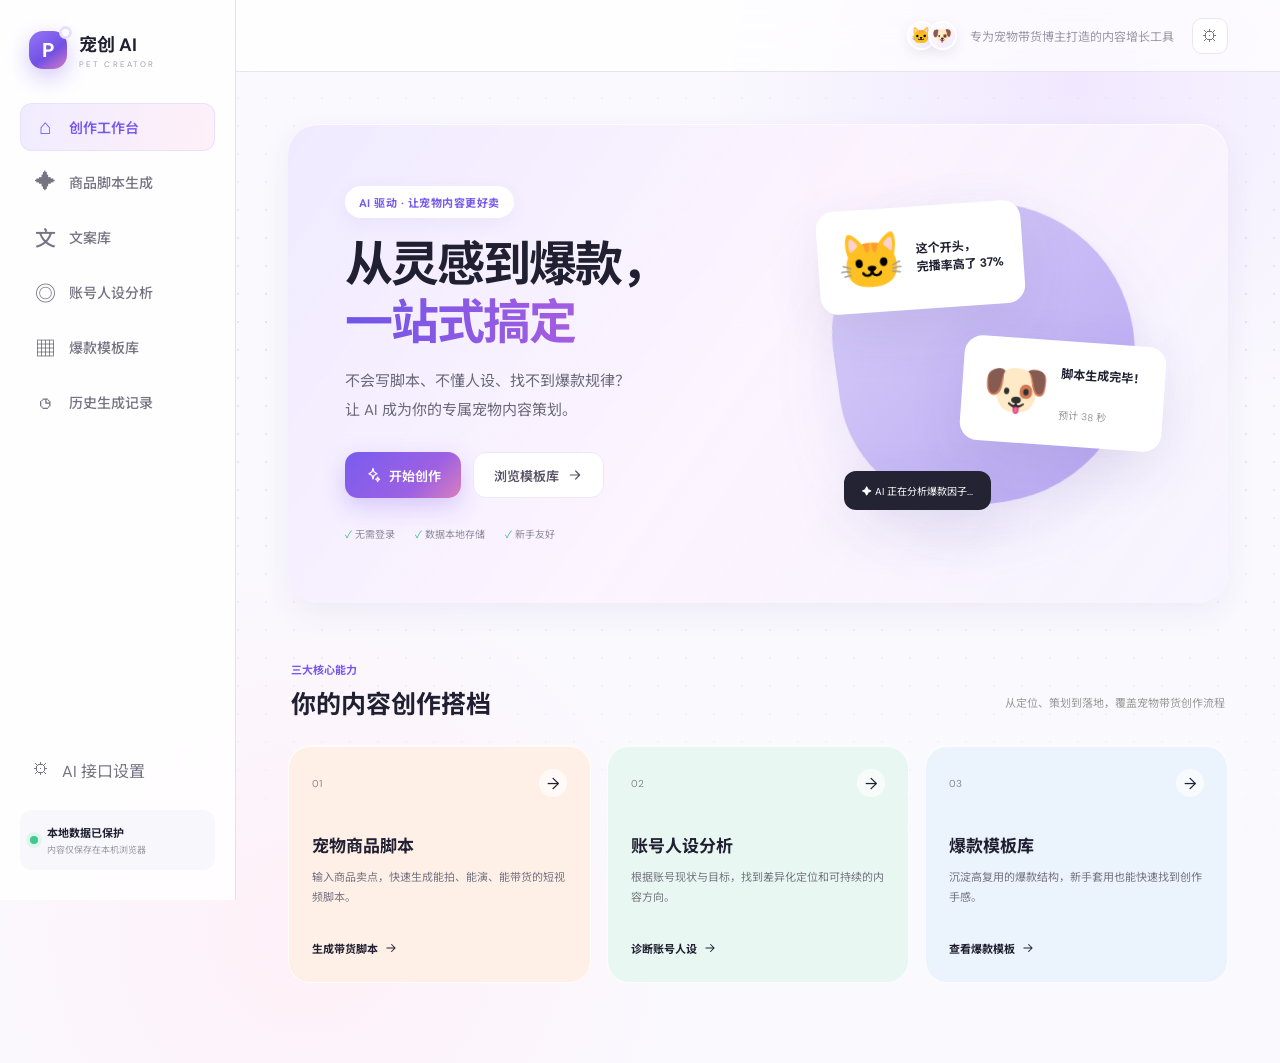
<file: index.html>
<!doctype html>
<html lang="zh-CN">
  <head>
    <meta charset="UTF-8" />
    <meta name="viewport" content="width=device-width, initial-scale=1.0" />
    <meta name="description" content="面向抖音宠物带货博主的 AI 内容创作助手" />
    <title>宠创 AI · 宠物带货助手</title>
    <link rel="stylesheet" href="./assets/style.css" />
  </head>
  <body data-page="home" data-root=".">
    <div id="app"></div>
    <div id="toast" class="toast" role="status"></div>
    <script type="module" src="./assets/app.js"></script>
  </body>
</html>
</file>
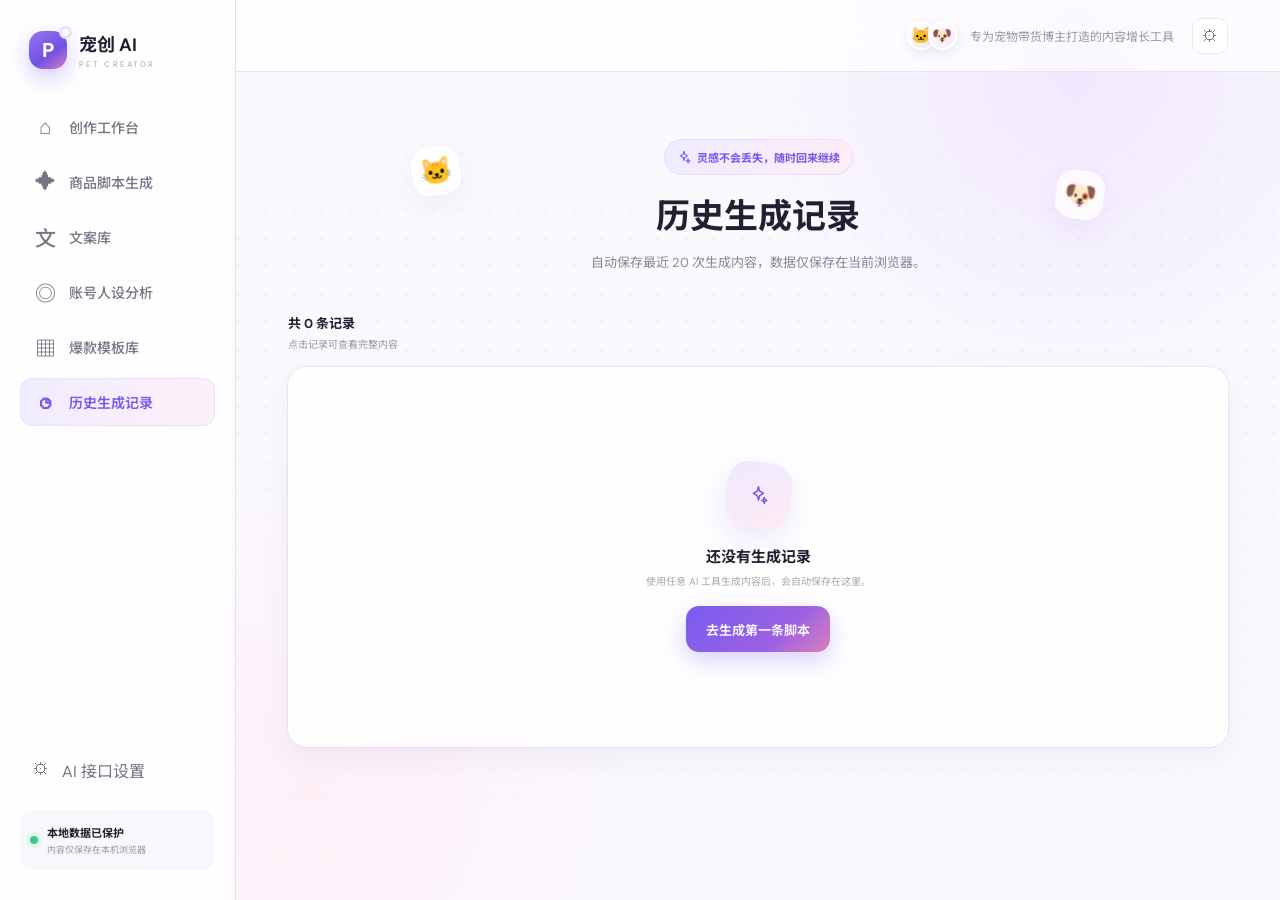
<file: pages/history.html>
<!doctype html>
<html lang="zh-CN">
  <head>
    <meta charset="UTF-8" />
    <meta name="viewport" content="width=device-width, initial-scale=1.0" />
    <meta name="description" content="宠物带货 AI 助手历史生成记录" />
    <title>历史生成记录 · 宠创 AI</title>
    <link rel="stylesheet" href="../assets/style.css" />
  </head>
  <body data-page="history" data-root="..">
    <div id="app"></div><div id="toast" class="toast" role="status"></div>
    <script type="module" src="../assets/app.js"></script>
  </body>
</html>
</file>
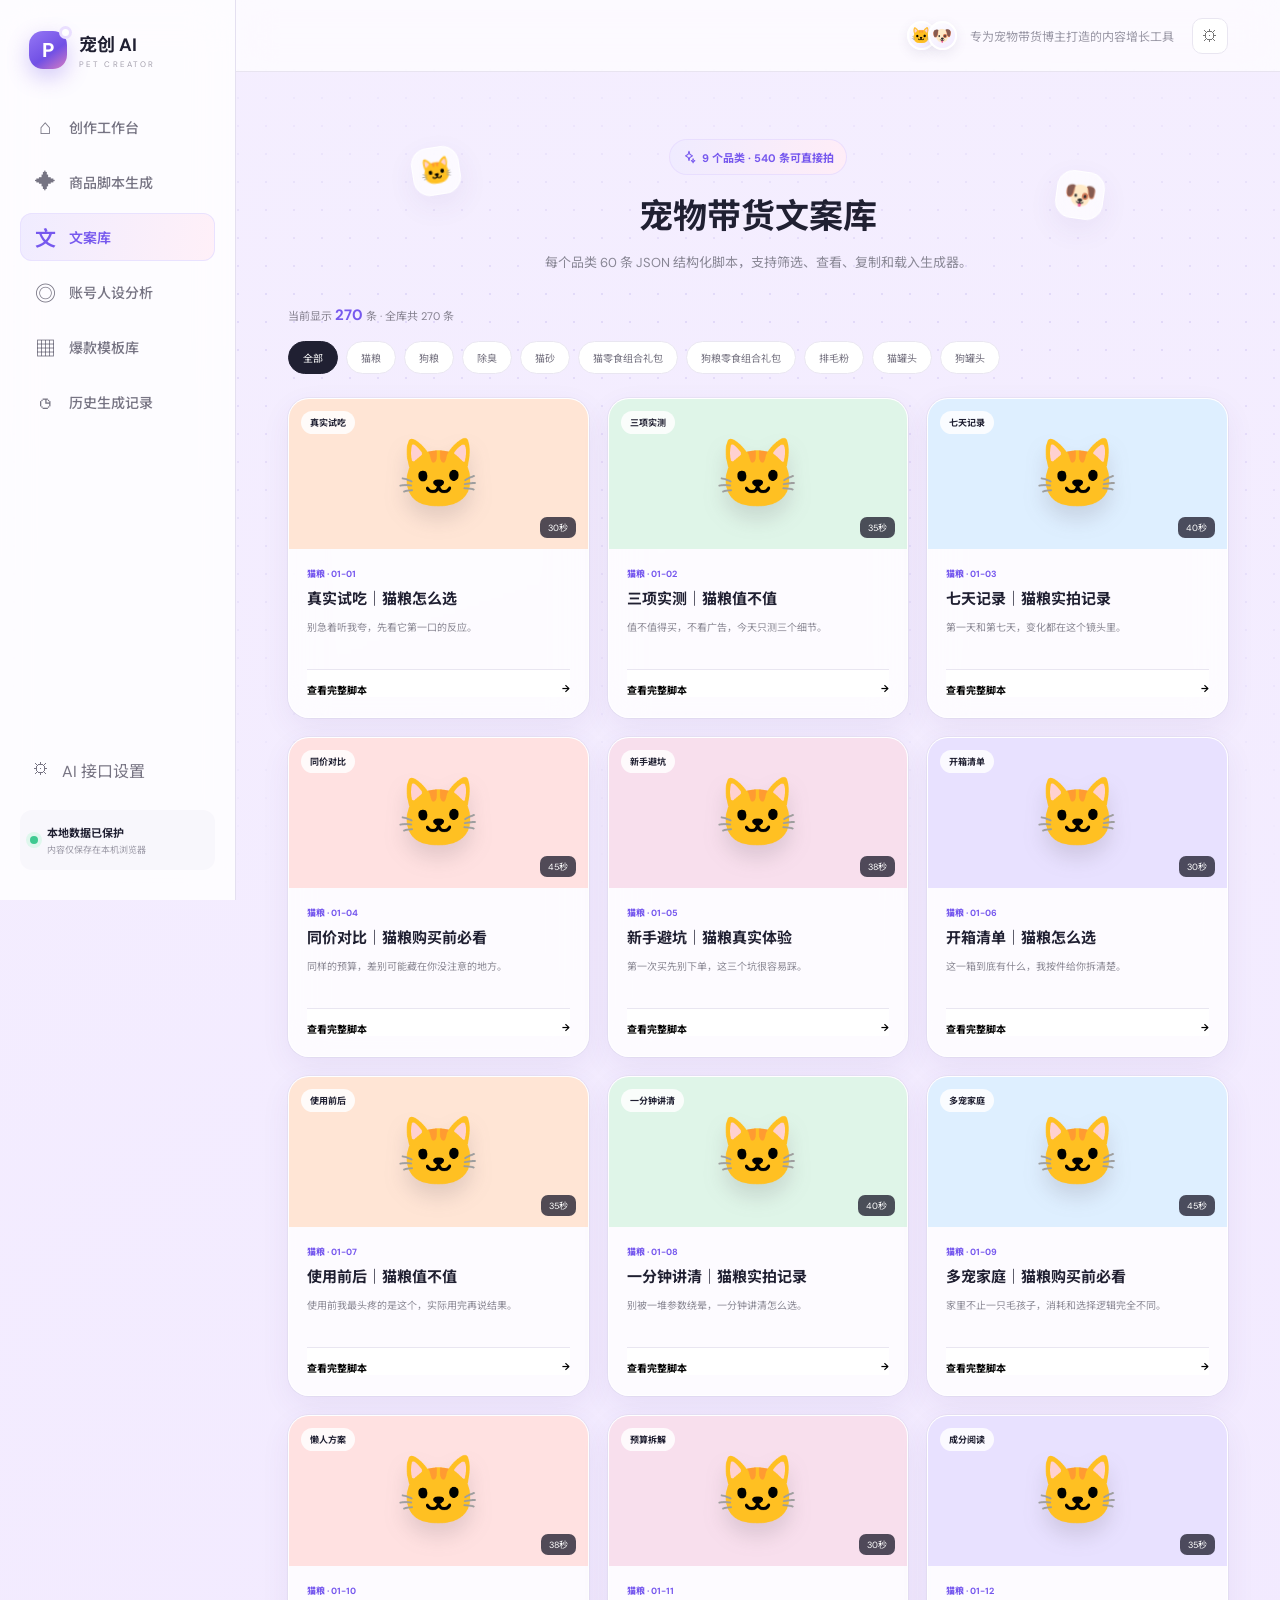
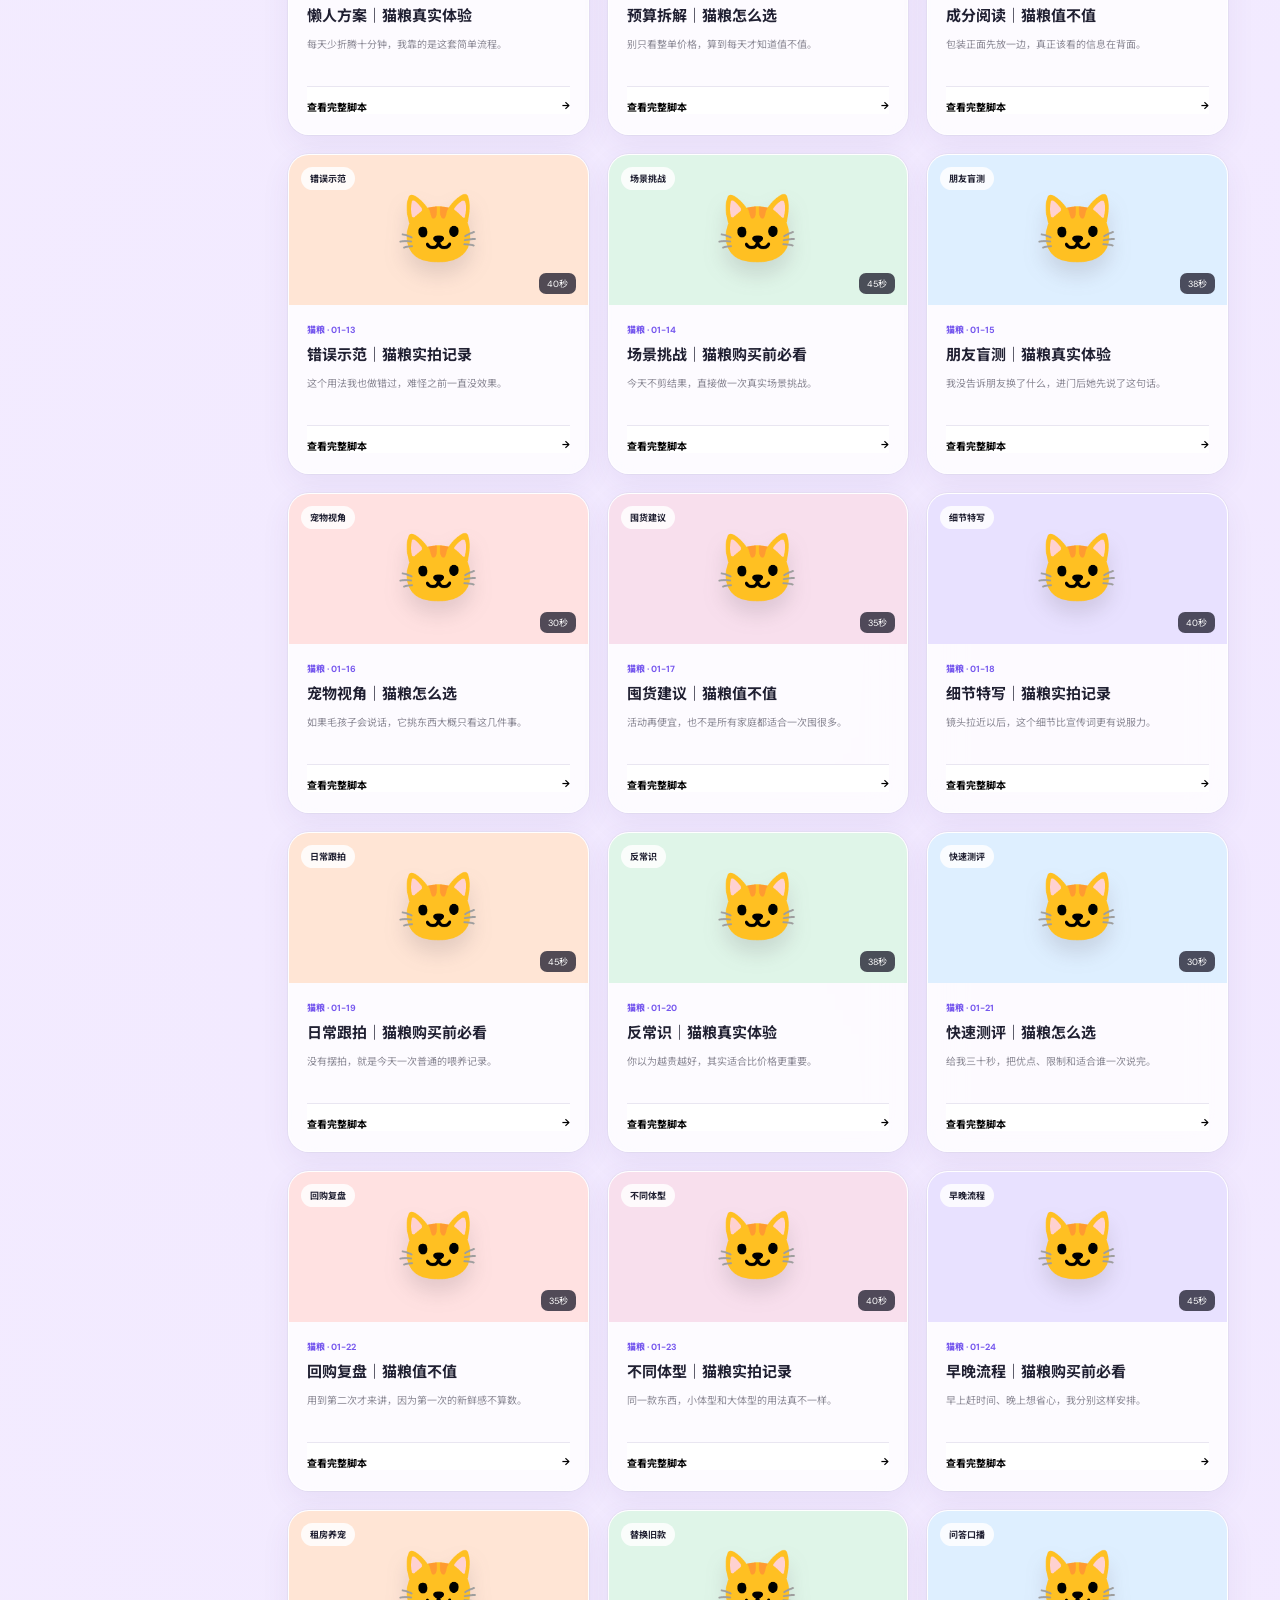
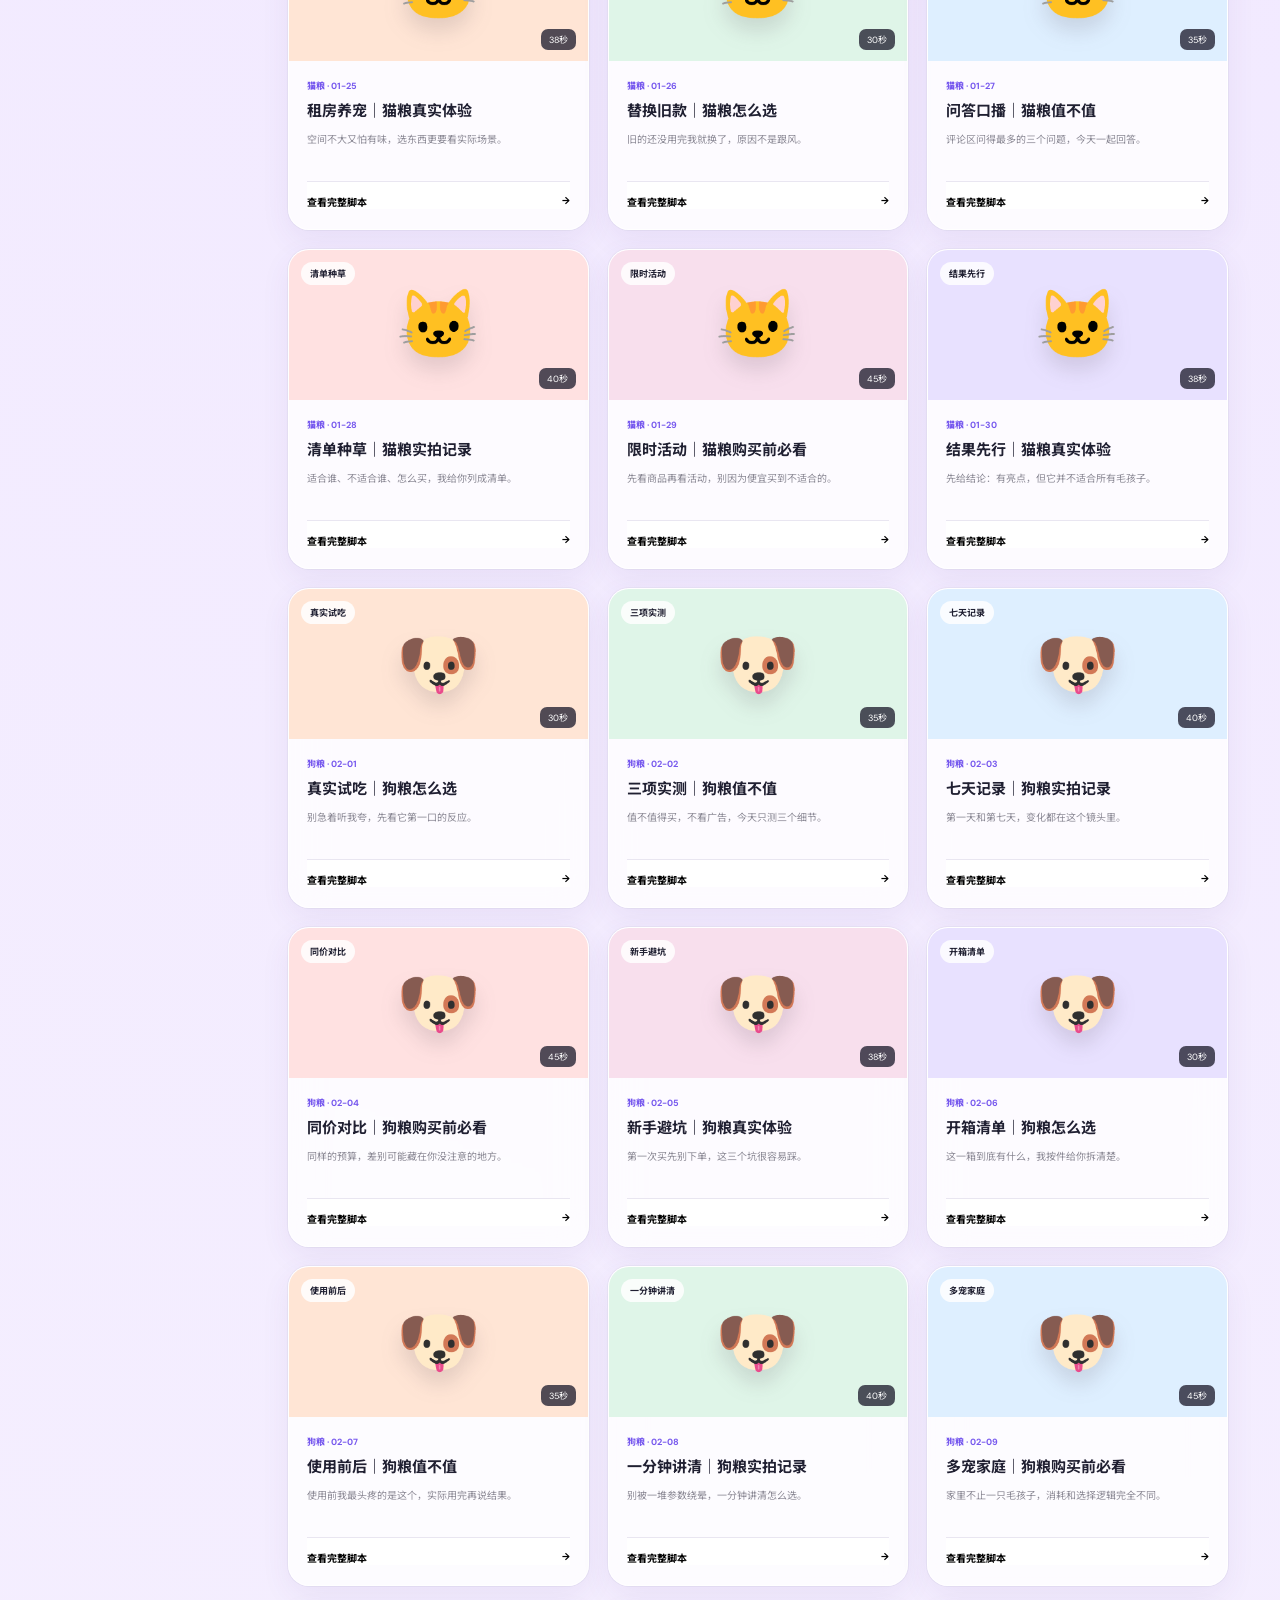
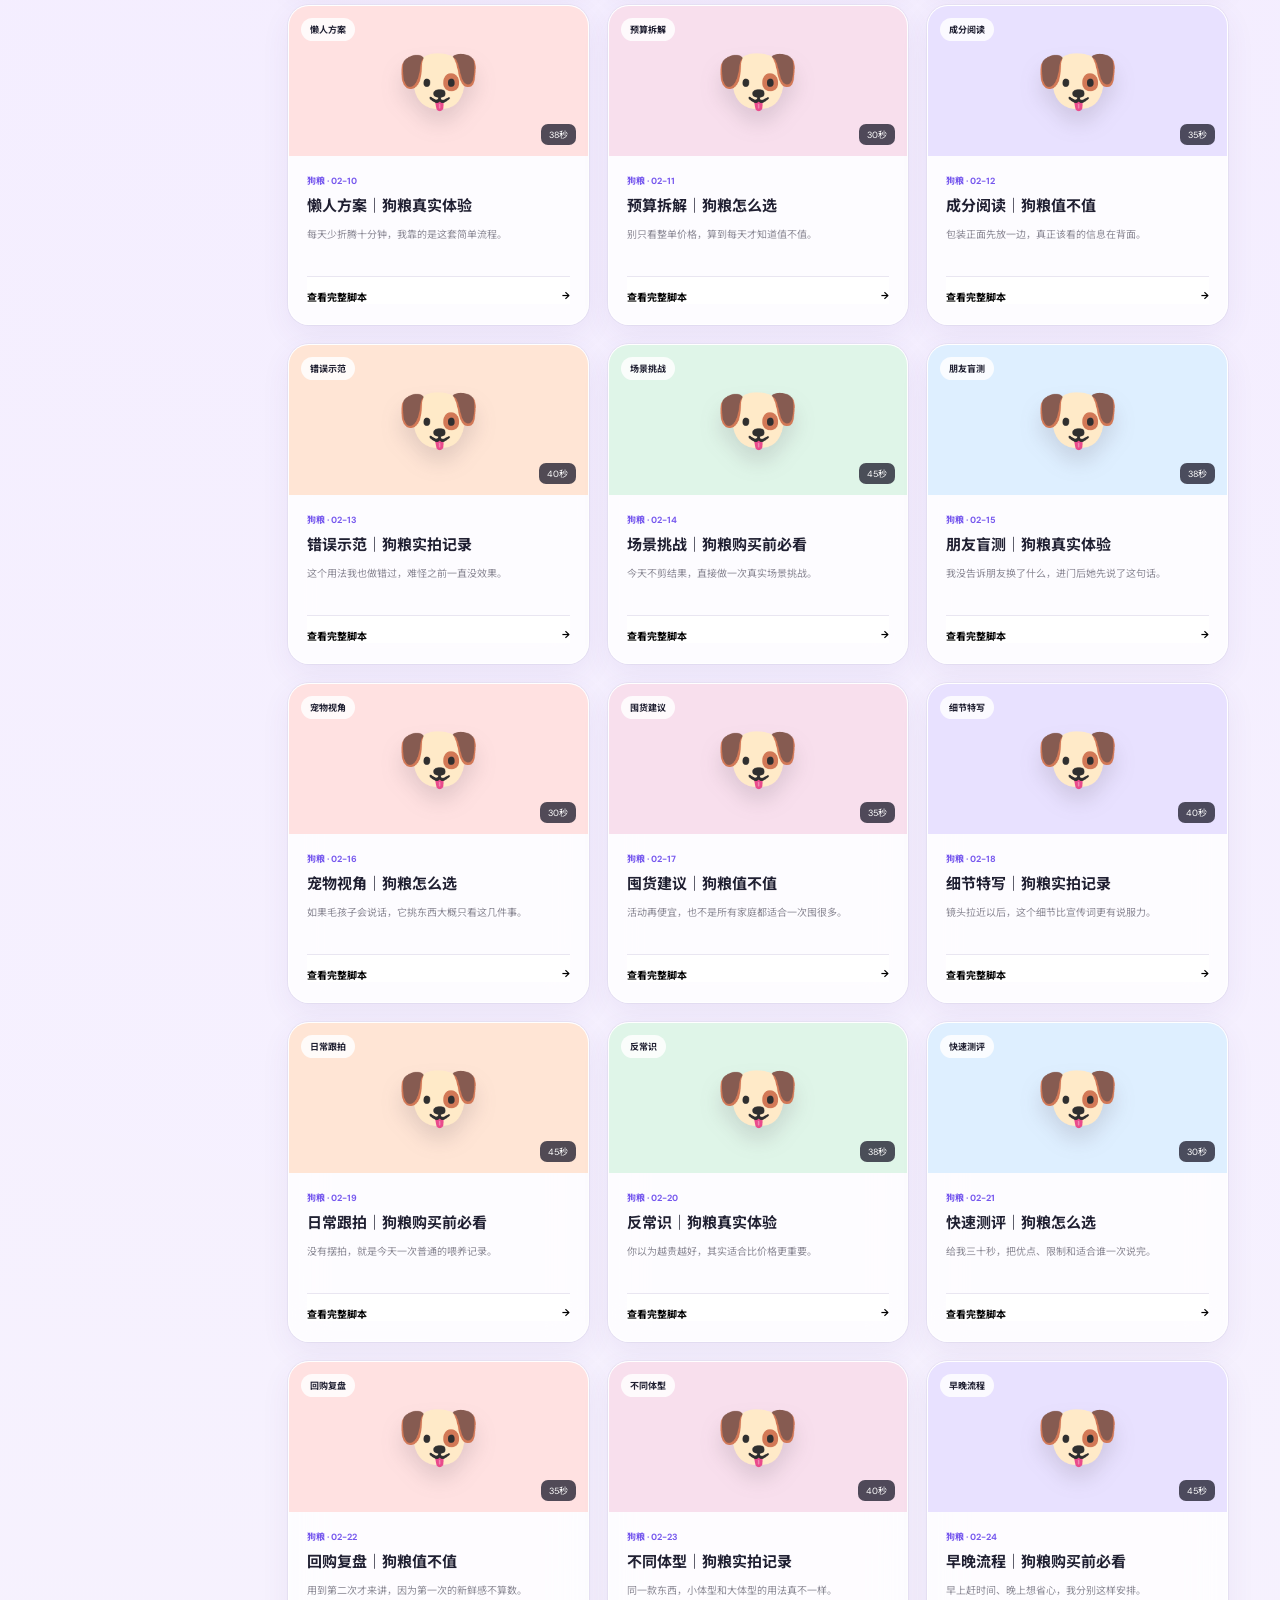
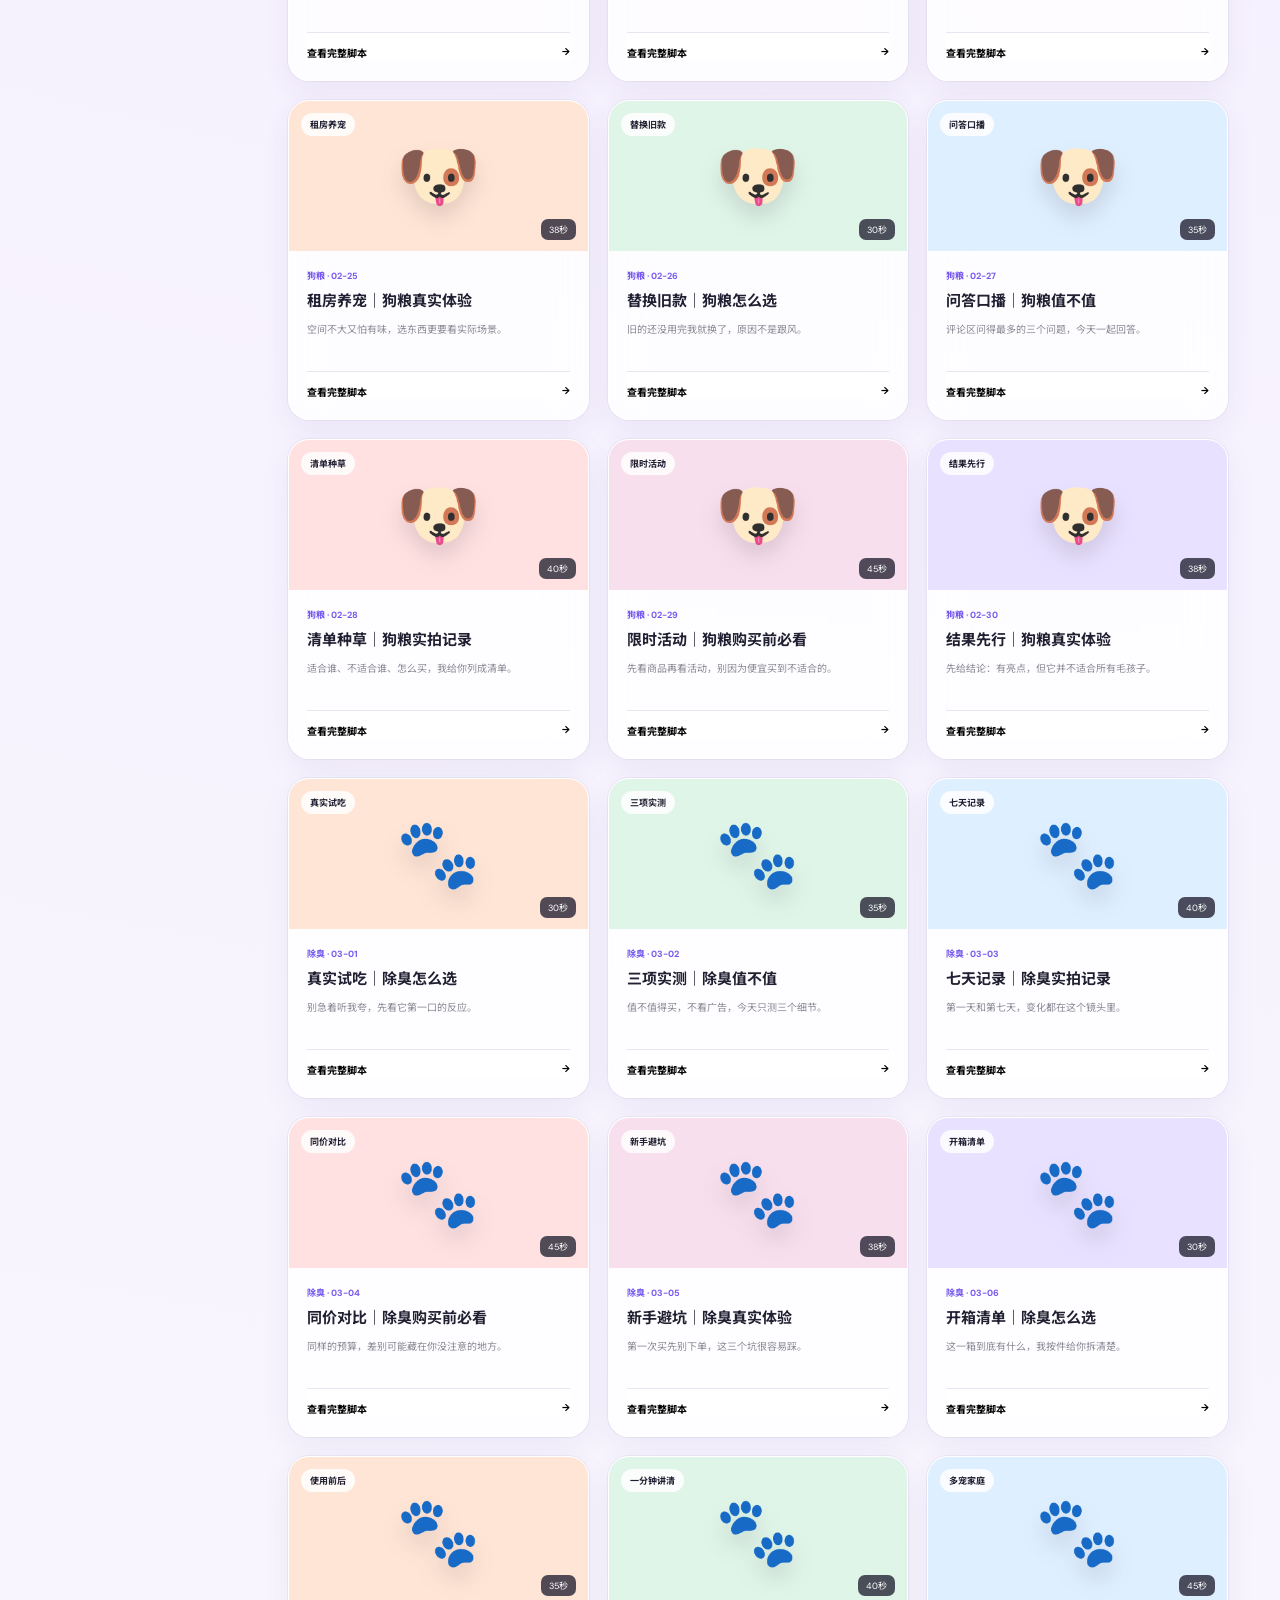
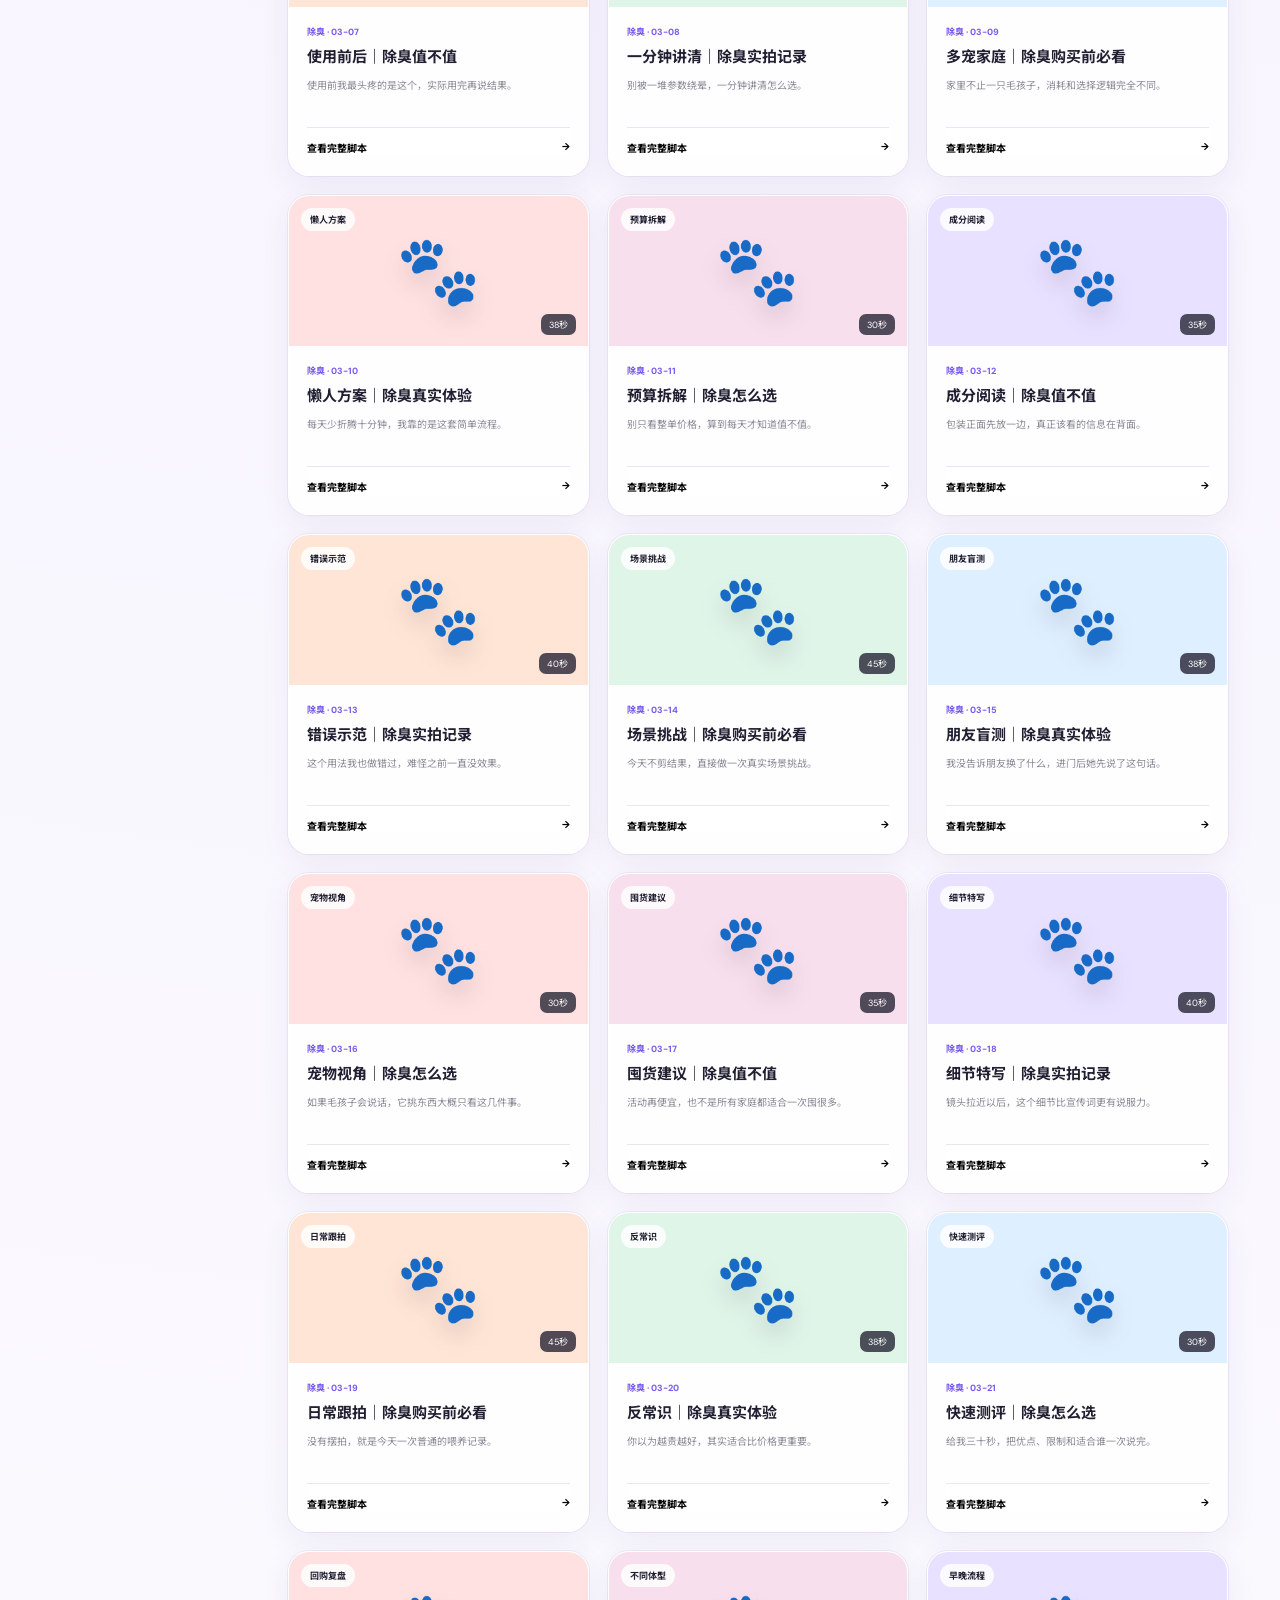
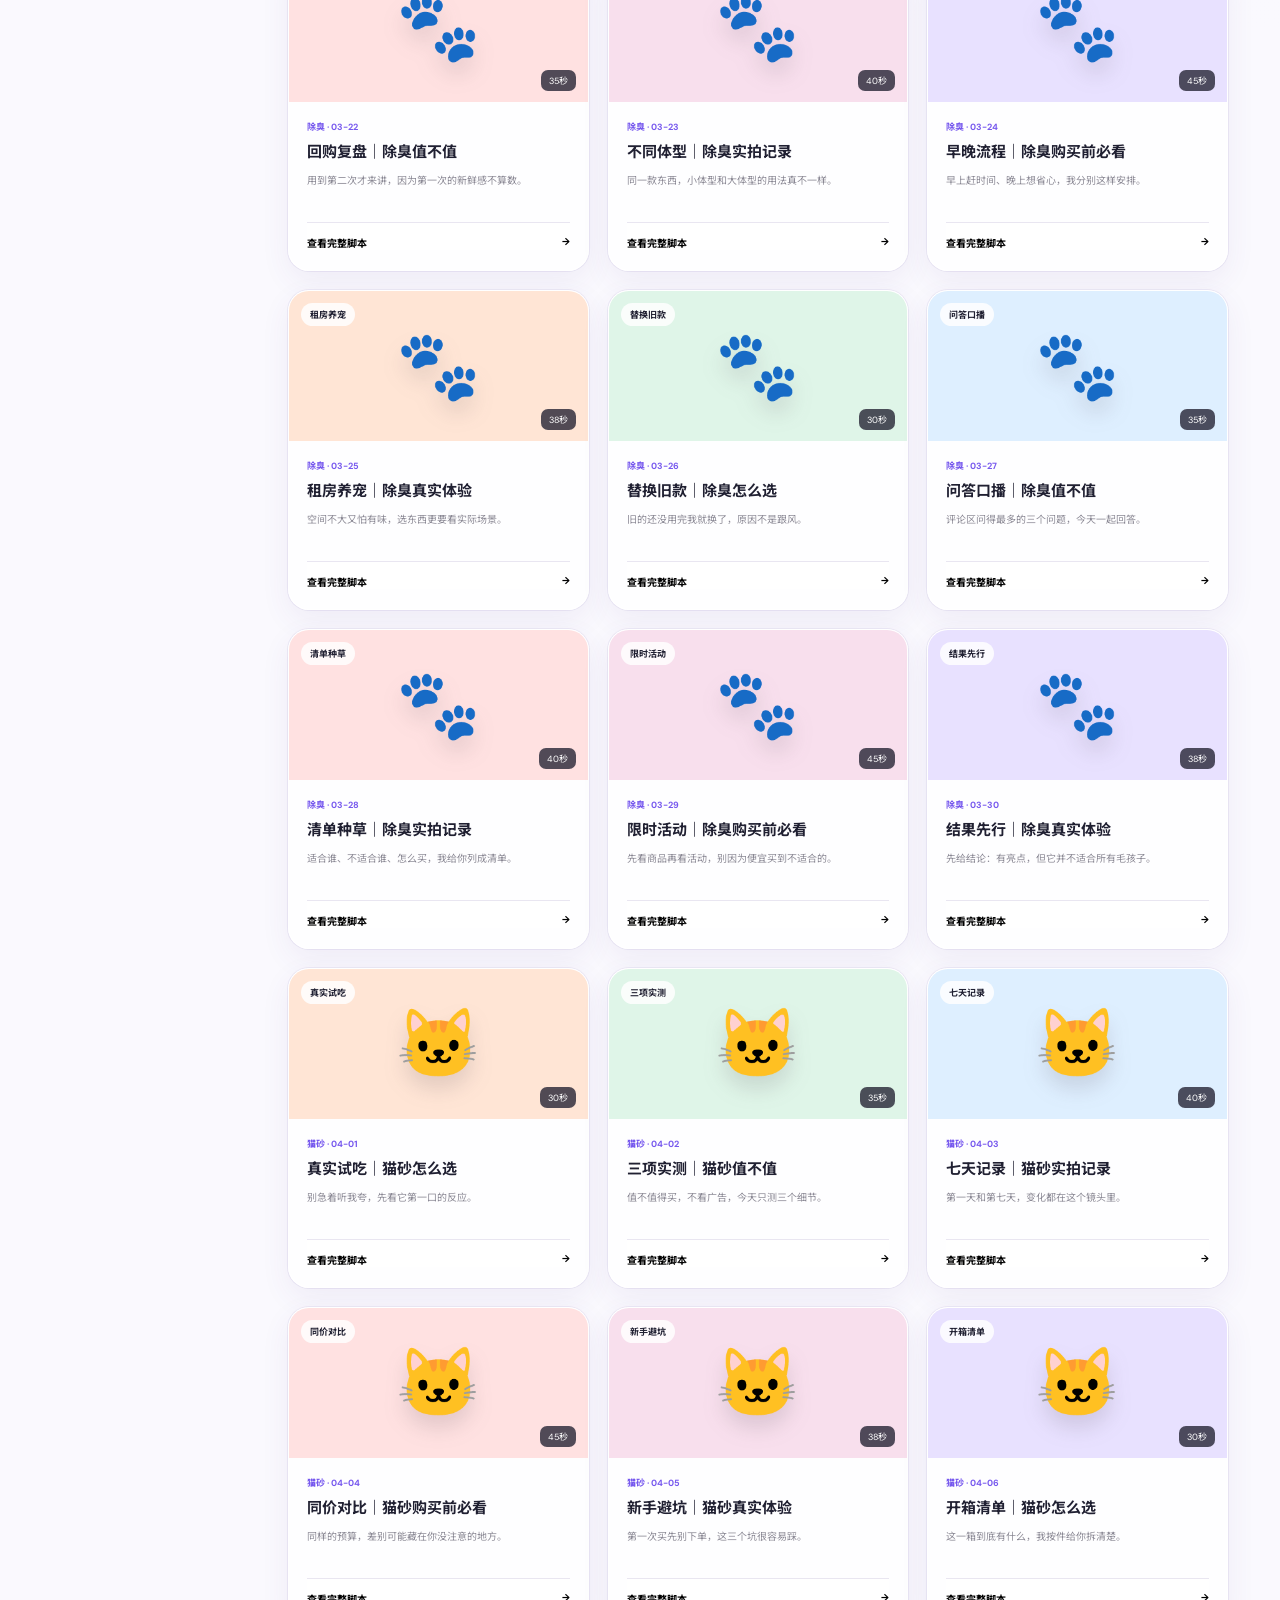
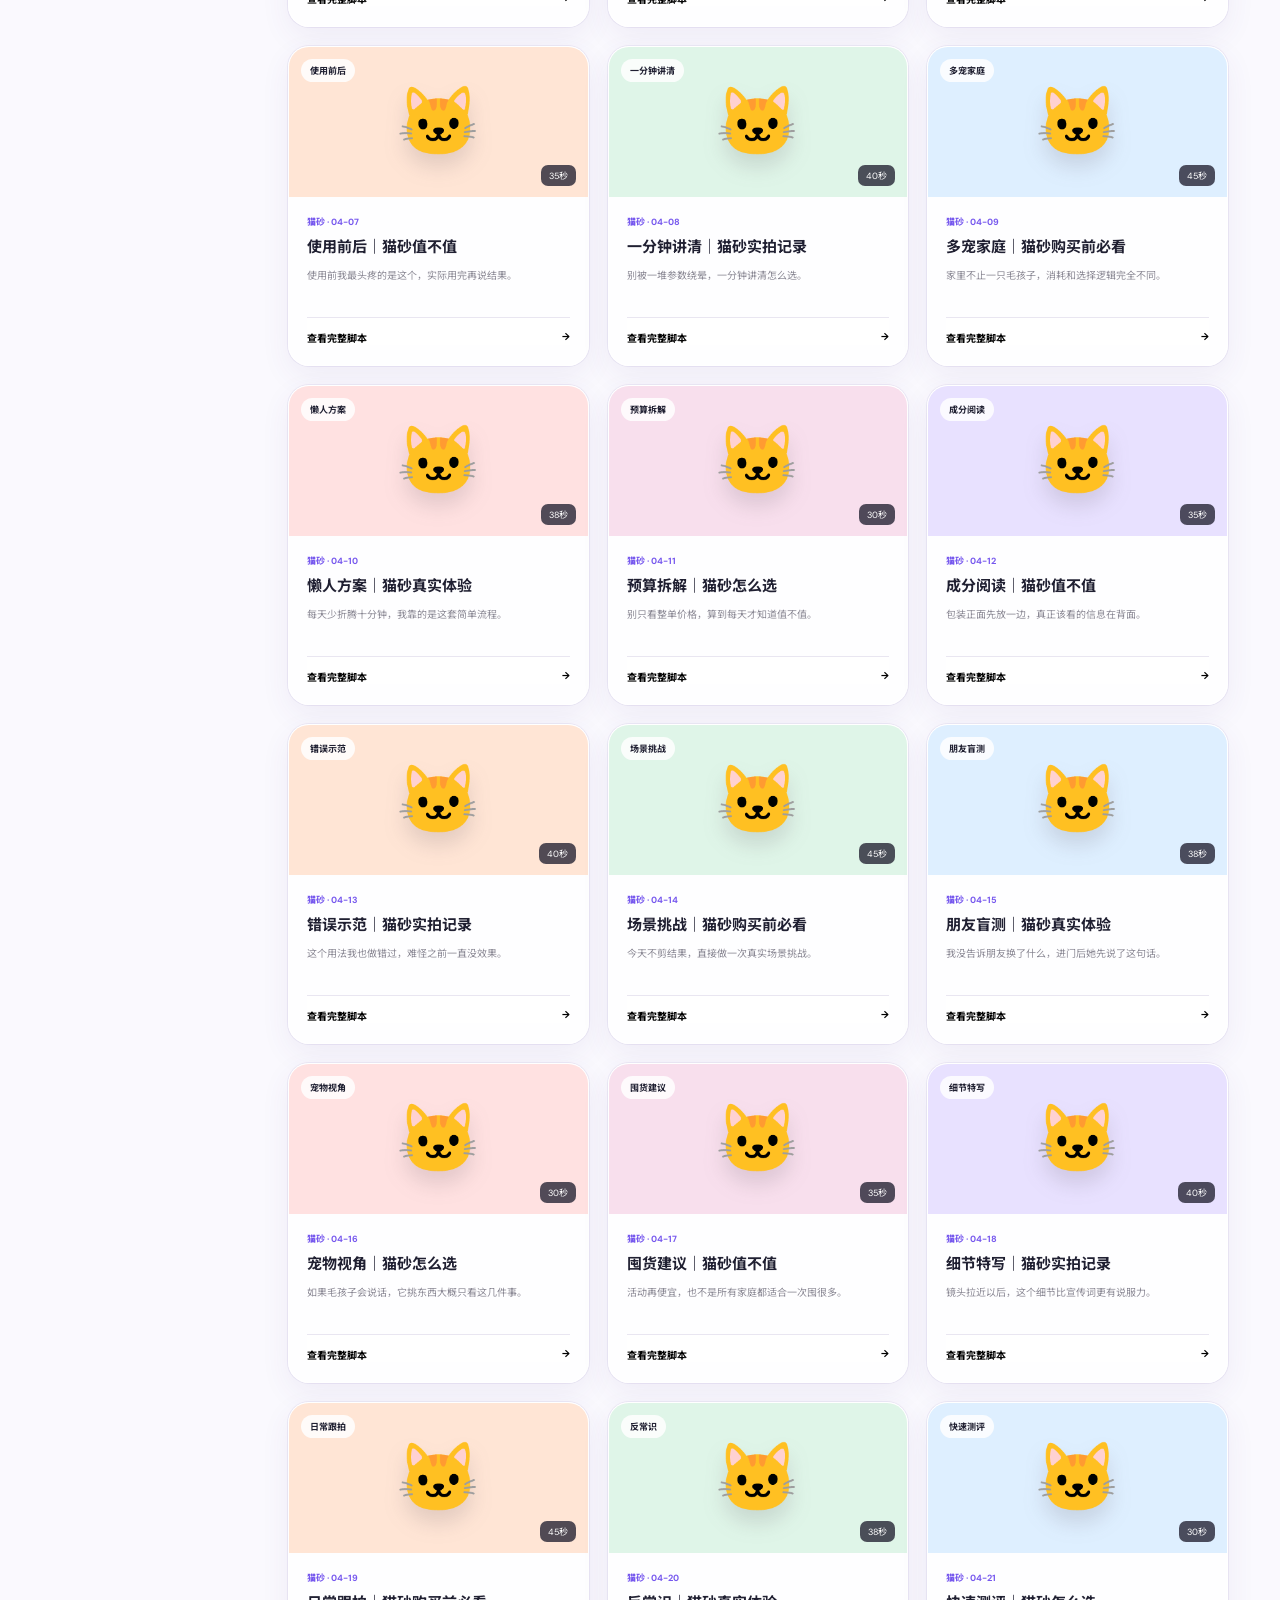
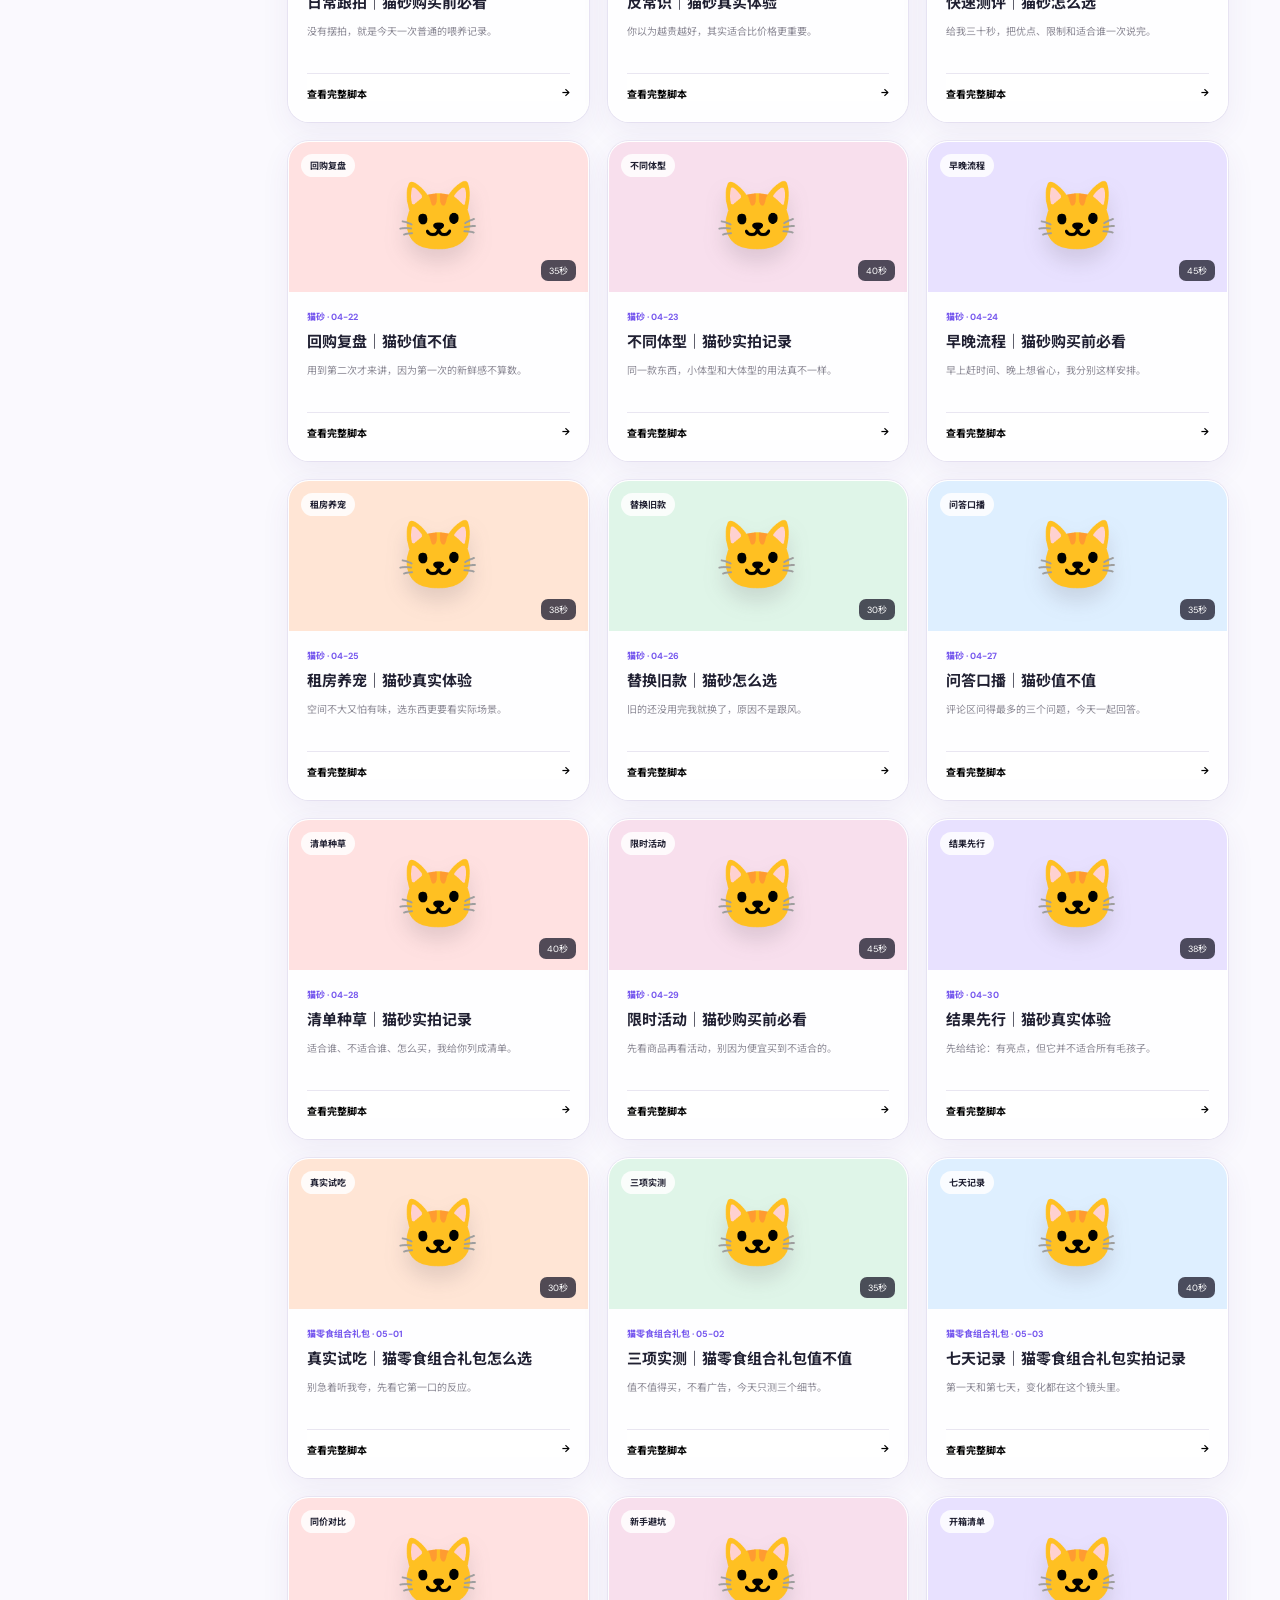
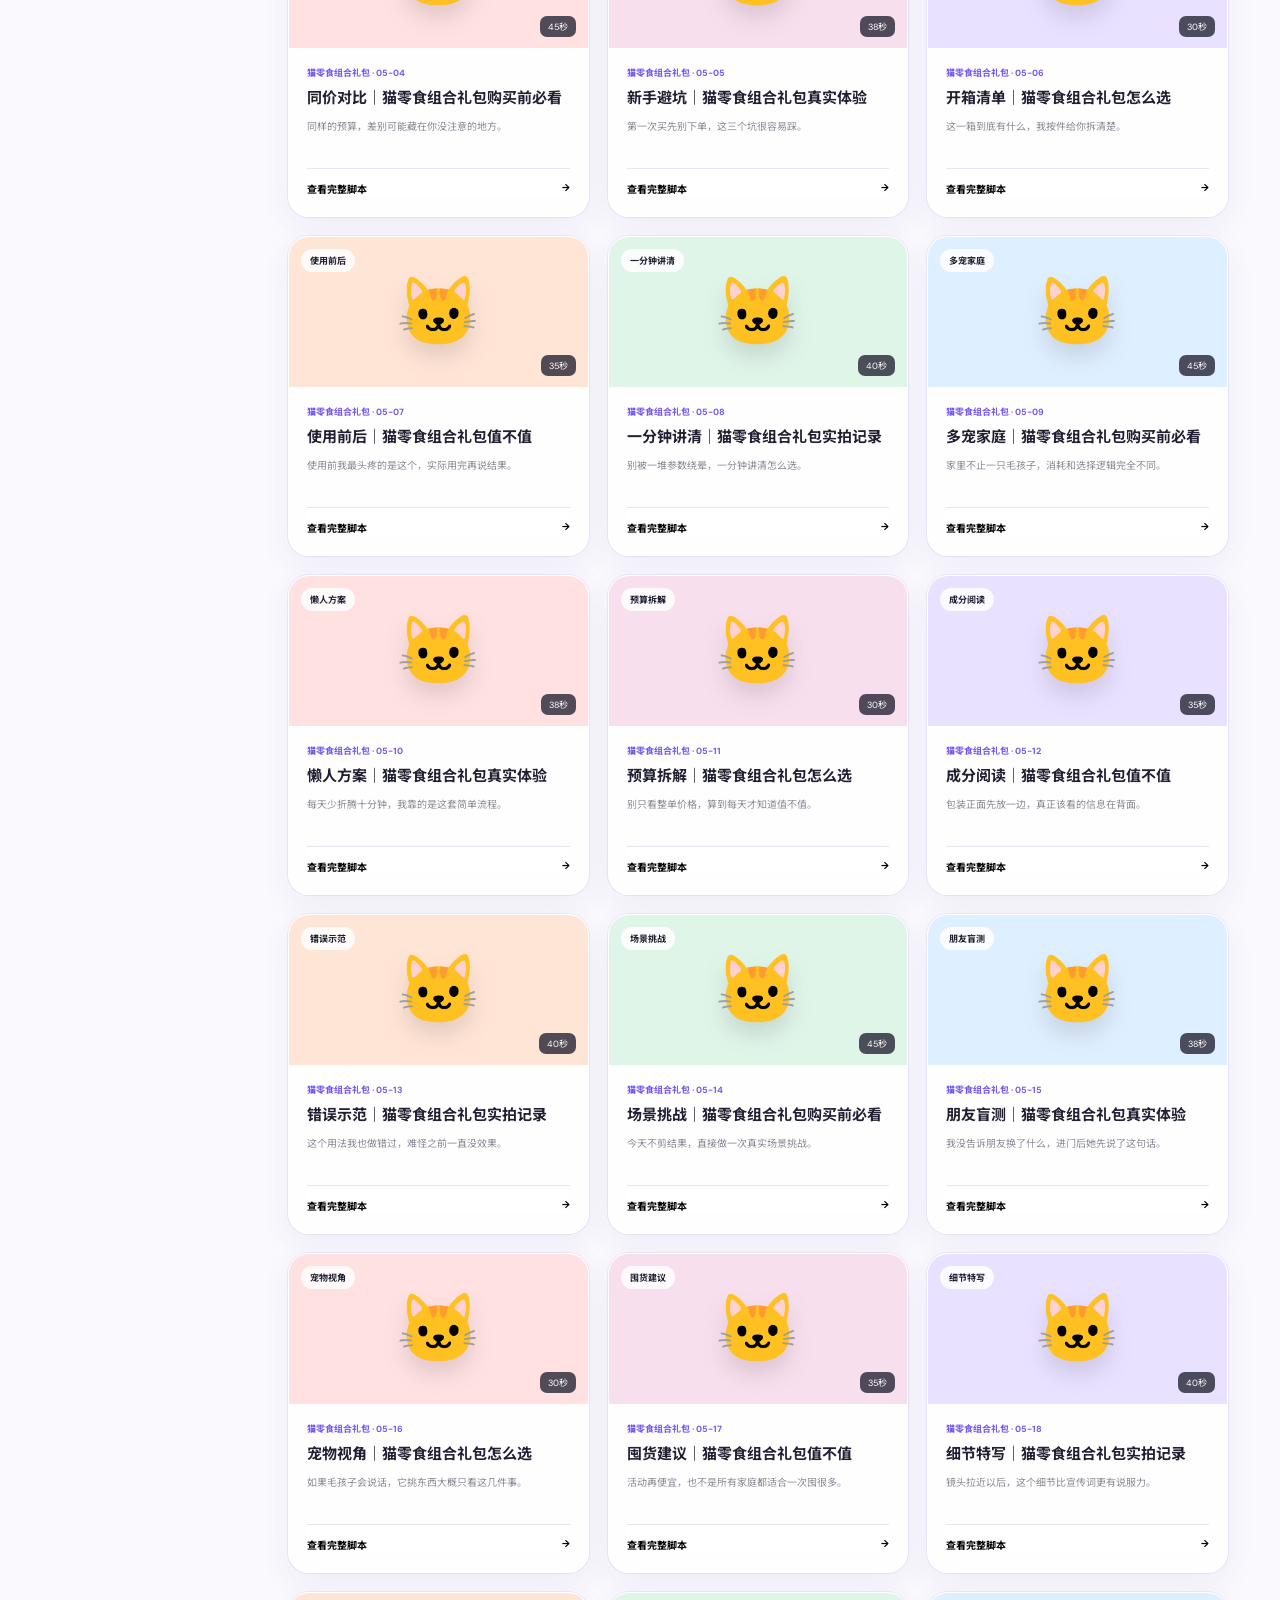
<file: pages/library.html>
<!doctype html>
<html lang="zh-CN">
  <head>
    <meta charset="UTF-8" />
    <meta name="viewport" content="width=device-width, initial-scale=1.0" />
    <meta name="description" content="宠物带货短视频文案库" />
    <title>文案库 · 宠创 AI</title>
    <link rel="stylesheet" href="../assets/style.css" />
  </head>
  <body data-page="library" data-root="..">
    <div id="app"></div><div id="toast" class="toast" role="status"></div>
    <script type="module" src="../assets/app.js"></script>
  </body>
</html>
</file>
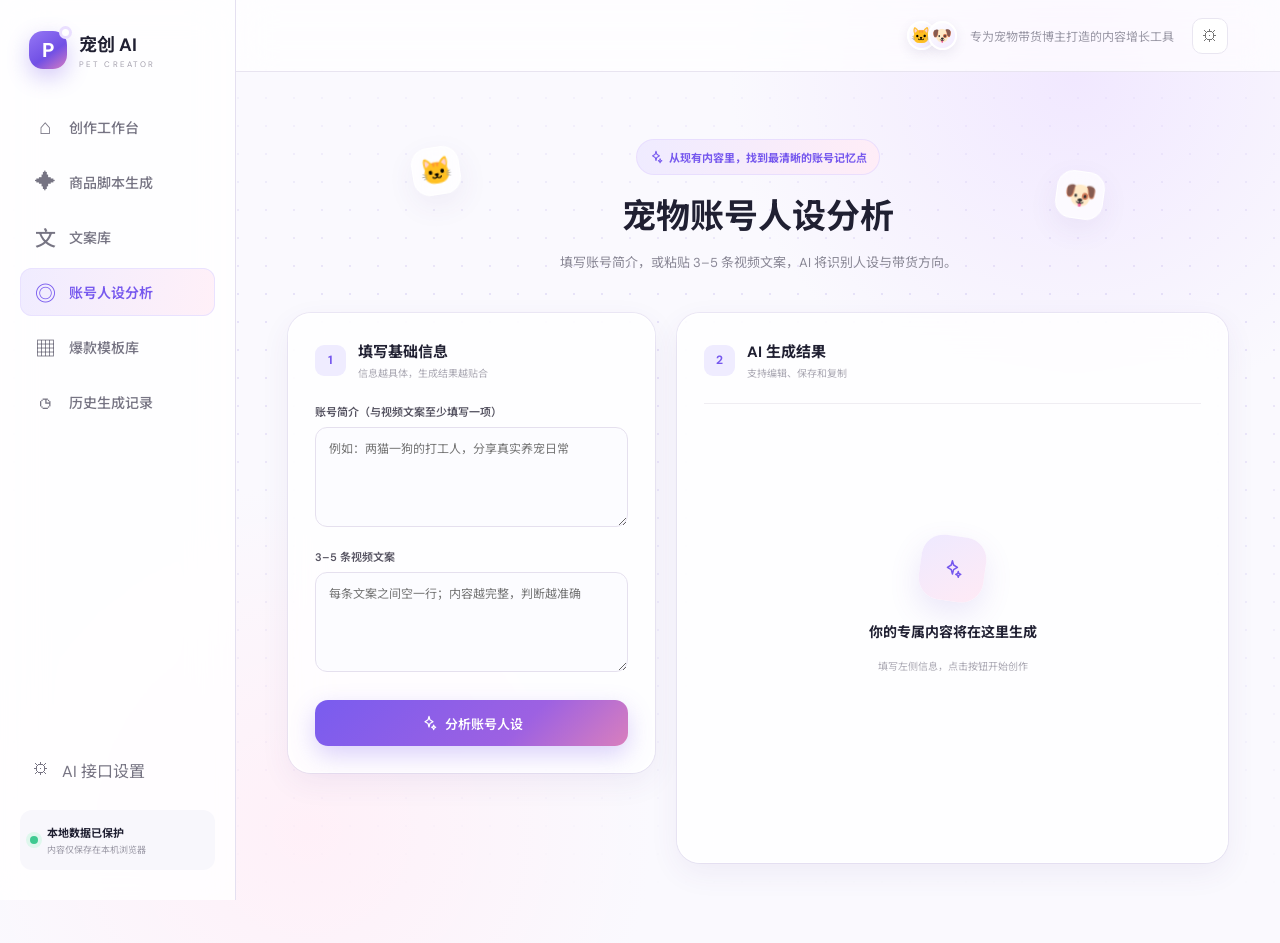
<file: pages/persona.html>
<!doctype html>
<html lang="zh-CN">
  <head>
    <meta charset="UTF-8" />
    <meta name="viewport" content="width=device-width, initial-scale=1.0" />
    <meta name="description" content="宠物账号人设定位分析工具" />
    <title>账号人设分析 · 宠创 AI</title>
    <link rel="stylesheet" href="../assets/style.css" />
  </head>
  <body data-page="persona" data-root="..">
    <div id="app"></div><div id="toast" class="toast" role="status"></div>
    <script type="module" src="../assets/app.js"></script>
  </body>
</html>
</file>
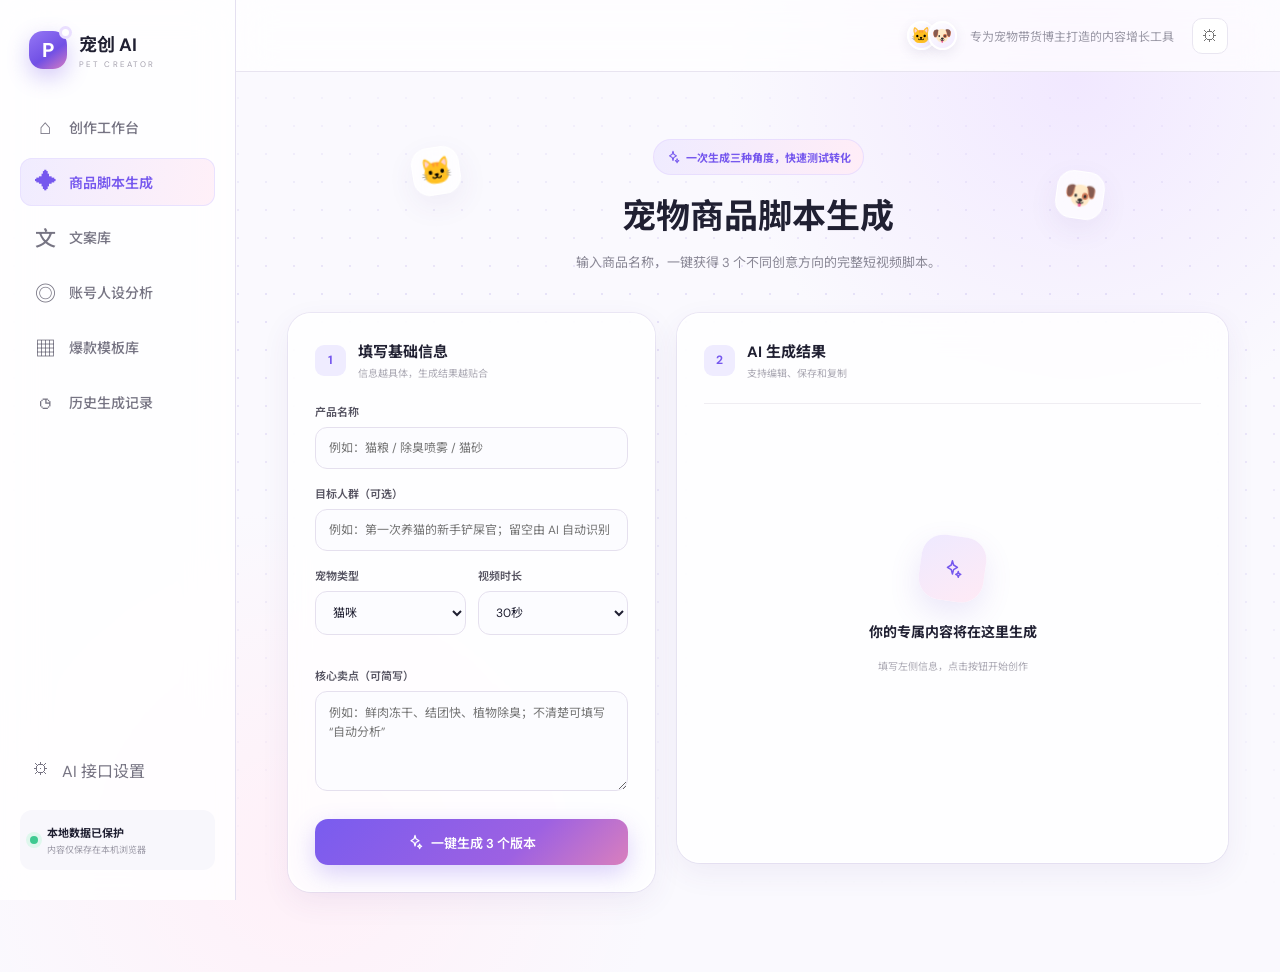
<file: pages/script.html>
<!doctype html>
<html lang="zh-CN">
  <head>
    <meta charset="UTF-8" />
    <meta name="viewport" content="width=device-width, initial-scale=1.0" />
    <meta name="description" content="宠物商品短视频脚本生成工具" />
    <title>商品脚本生成 · 宠创 AI</title>
    <link rel="stylesheet" href="../assets/style.css" />
  </head>
  <body data-page="script" data-root="..">
    <div id="app"></div><div id="toast" class="toast" role="status"></div>
    <script type="module" src="../assets/app.js"></script>
  </body>
</html>
</file>
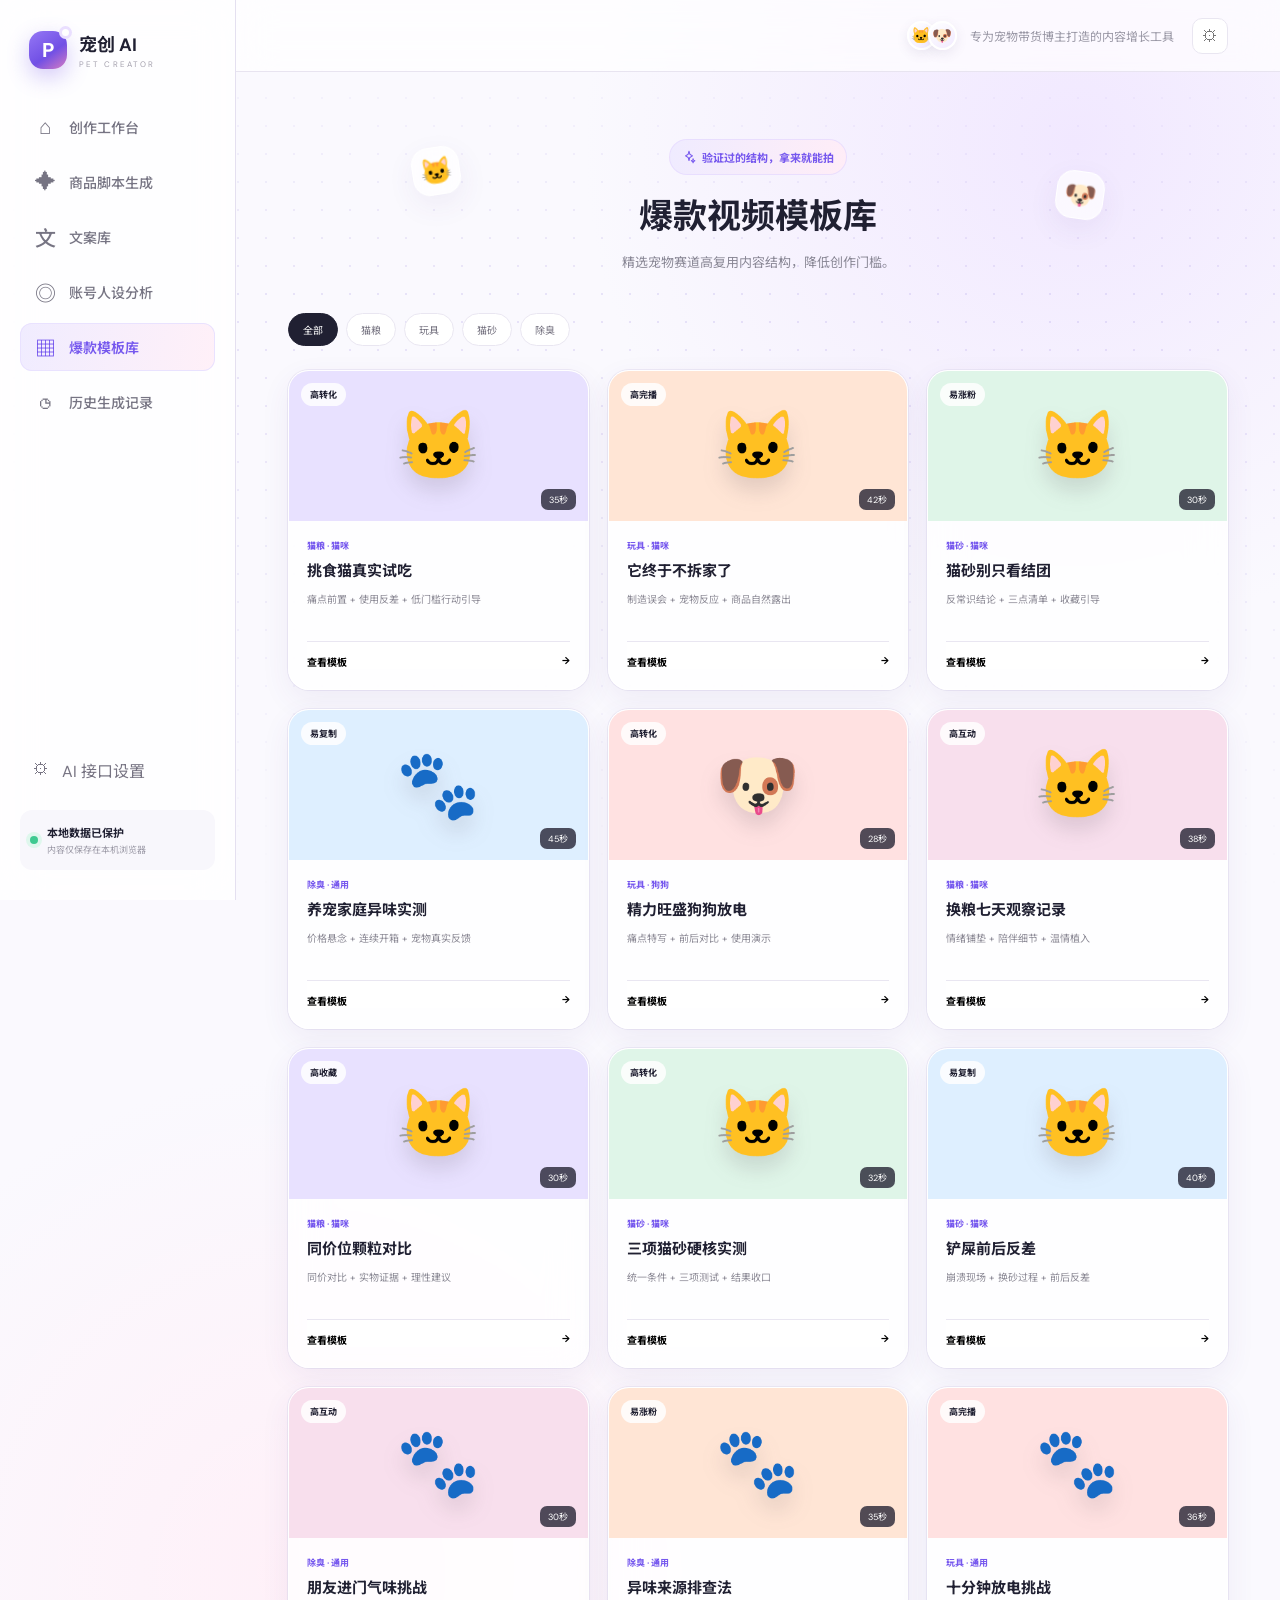
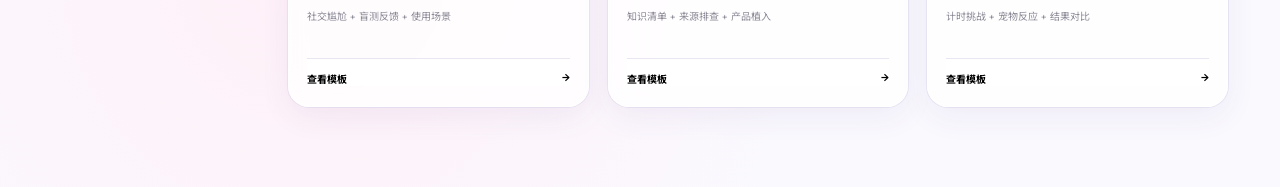
<file: pages/templates.html>
<!doctype html>
<html lang="zh-CN">
  <head>
    <meta charset="UTF-8" />
    <meta name="viewport" content="width=device-width, initial-scale=1.0" />
    <meta name="description" content="宠物短视频爆款模板库" />
    <title>爆款模板库 · 宠创 AI</title>
    <link rel="stylesheet" href="../assets/style.css" />
  </head>
  <body data-page="templates" data-root="..">
    <div id="app"></div><div id="toast" class="toast" role="status"></div>
    <script type="module" src="../assets/app.js"></script>
  </body>
</html>
</file>
<file: assets/style.css>
@import url("https://fonts.googleapis.com/css2?family=DM+Sans:wght@400;500;600;700&family=Noto+Sans+SC:wght@400;500;600;700;800&display=swap");
:root{--ink:#1e2030;--muted:#77798a;--purple:#7258e8;--purple-dark:#5e45d0;--line:#e9e8ef;--bg:#fafafe;--white:#fff;--shadow:0 18px 55px rgba(39,34,79,.09)}
*{box-sizing:border-box}html{scroll-behavior:smooth}body{margin:0;color:var(--ink);background:var(--bg);font-family:"DM Sans","Noto Sans SC",sans-serif;-webkit-font-smoothing:antialiased}button,input,textarea,select{font:inherit}button,a{ -webkit-tap-highlight-color:transparent}a{text-decoration:none;color:inherit}svg{width:20px;height:20px;fill:none;stroke:currentColor;stroke-width:1.8;stroke-linecap:round;stroke-linejoin:round}
[hidden]{display:none!important}
.layout{min-height:100vh}.sidebar{position:fixed;inset:0 auto 0 0;width:236px;background:#fff;border-right:1px solid var(--line);padding:30px 20px;display:flex;flex-direction:column;z-index:10}.brand{display:flex;align-items:center;gap:12px;padding:0 9px 34px}.brand-mark{display:grid;place-items:center;width:38px;height:38px;border-radius:13px;background:linear-gradient(145deg,#866ff3,#6248d5);color:#fff;font-weight:800;font-size:20px;box-shadow:0 7px 18px #7258e84a}.brand b{display:block;font-size:18px}.brand small{display:block;font-size:8px;letter-spacing:2.1px;color:#a3a0ad;margin-top:2px}.sidebar nav{display:flex;flex-direction:column;gap:7px}.sidebar nav a{height:48px;display:flex;align-items:center;gap:13px;padding:0 14px;border-radius:12px;font-size:14px;font-weight:500;color:#767483;transition:.2s}.sidebar nav a span{font-size:21px;width:22px;text-align:center}.sidebar nav a:hover,.sidebar nav a.active{background:#f1efff;color:var(--purple);font-weight:600}.sidebar-bottom{margin-top:auto}.settings-link{border:0;background:transparent;color:#777483;width:100%;padding:13px;text-align:left;cursor:pointer;display:flex;gap:13px}.status-card{margin-top:15px;padding:14px 10px;background:#f8f7fc;border-radius:12px;display:flex;align-items:center;gap:9px}.status-card i{width:8px;height:8px;background:#3fc991;border-radius:50%;box-shadow:0 0 0 4px #dff7ed}.status-card b,.status-card small{display:block}.status-card b{font-size:11px}.status-card small{color:#9a98a5;font-size:9px;margin-top:3px}
main{margin-left:236px;min-height:100vh}header{height:72px;border-bottom:1px solid var(--line);background:#ffffffc9;backdrop-filter:blur(12px);display:flex;align-items:center;justify-content:flex-end;padding:0 5%;position:sticky;top:0;z-index:8}.header-tip{font-size:12px;color:#9997a5}.icon-btn{margin-left:18px;width:36px;height:36px;border:1px solid var(--line);background:#fff;border-radius:10px;cursor:pointer;color:#777}.mobile-brand,.mobile-nav{display:none}.content{max-width:1380px;margin:auto;padding:52px 5% 80px}
.hero{min-height:445px;border-radius:26px;background:linear-gradient(125deg,#f0edff 0%,#f8f3ff 48%,#f8f6ff 100%);display:grid;grid-template-columns:1.1fr .9fr;overflow:hidden;padding:62px 6%;position:relative}.hero-copy{z-index:2}.eyebrow{display:inline-block;background:#fff;color:var(--purple);border-radius:50px;padding:8px 14px;font-size:11px;font-weight:700;letter-spacing:.5px;box-shadow:0 5px 18px #634dcc10}.hero h1{font-size:48px;line-height:1.2;margin:18px 0 16px;letter-spacing:-2px}.hero h1 em{font-style:normal;background:linear-gradient(90deg,#7055e8,#a45de0);background-clip:text;color:transparent}.hero p{color:#696979;line-height:1.9;font-size:15px;margin-bottom:28px}.hero-actions{display:flex;gap:12px}.btn{height:46px;border:0;border-radius:11px;padding:0 20px;display:inline-flex;align-items:center;justify-content:center;gap:8px;font-size:13px;font-weight:600;cursor:pointer;transition:.2s}.btn:hover{transform:translateY(-1px)}.btn.primary{background:var(--purple);color:#fff;box-shadow:0 8px 20px #7258e840}.btn.primary:hover{background:var(--purple-dark)}.btn.ghost{background:#fff;color:#575363;border:1px solid #ece9f4}.btn svg{width:16px}.trust-row{display:flex;gap:20px;color:#8f8c9d;font-size:10px;margin-top:28px}.trust-row span::first-letter{color:#41bb88}.hero-art{position:relative}.blob{position:absolute;width:300px;height:300px;border-radius:46% 54% 55% 45%;background:linear-gradient(140deg,#d8cef8,#b8a7f3);top:17px;left:50%;transform:translateX(-50%) rotate(-8deg);filter:drop-shadow(0 25px 30px #6d57bf1f)}.pet-card{position:absolute;background:#fff;border-radius:18px;box-shadow:var(--shadow);display:flex;align-items:center;gap:11px}.pet-card span{font-size:54px}.pet-card b{font-size:12px;line-height:1.5}.pet-card.cat{top:20px;left:5%;padding:16px 20px;transform:rotate(-4deg)}.pet-card.dog{right:2%;top:155px;padding:17px 20px;transform:rotate(4deg);display:grid;grid-template-columns:auto 1fr}.pet-card.dog span{grid-row:1/3}.pet-card.dog small{font-size:10px;color:#999}.floating-tag{position:absolute;top:285px;left:12%;background:#242333;color:#fff;border-radius:12px;padding:12px 18px;font-size:10px;box-shadow:var(--shadow)}.section-head{display:flex;justify-content:space-between;align-items:end;margin:55px 3px 24px}.section-head span{color:var(--purple);font-size:11px;font-weight:700}.section-head h2{font-size:25px;margin:5px 0 0}.section-head p{font-size:11px;color:#999}.feature-grid{display:grid;grid-template-columns:repeat(4,1fr);gap:16px}.feature-card{border-radius:19px;padding:23px;min-height:238px;transition:.25s;border:1px solid transparent}.feature-card:hover{transform:translateY(-4px);box-shadow:var(--shadow)}.feature-card.lavender{background:#f0edff}.feature-card.peach{background:#fff0e7}.feature-card.mint{background:#e8f7f1}.feature-card.blue{background:#ebf3fc}.feature-top{display:flex;justify-content:space-between;align-items:center}.feature-top i{font-style:normal;font-size:10px;color:#8a869b}.feature-top span{width:28px;height:28px;border-radius:50%;background:#ffffffa6;display:grid;place-items:center}.feature-card h3{font-size:17px;margin:35px 0 10px}.feature-card p{font-size:11px;line-height:1.8;color:#767482;min-height:59px}.feature-card a{font-size:11px;font-weight:700;display:flex;align-items:center;gap:6px}.feature-card a svg{width:14px}
.page-intro{text-align:center;margin:15px auto 42px}.kicker{display:inline-flex;align-items:center;gap:6px;color:var(--purple);font-size:11px;font-weight:700;background:#f0edff;padding:7px 12px;border-radius:20px}.kicker svg{width:14px}.page-intro h1{font-size:34px;margin:14px 0 10px}.page-intro p{font-size:13px;color:#898795}.tool-layout{display:grid;grid-template-columns:minmax(360px, .8fr) minmax(420px,1.2fr);gap:22px;align-items:start}.form-card,.result-card{background:#fff;border:1px solid var(--line);border-radius:19px;padding:26px;box-shadow:0 9px 35px rgba(33,29,61,.04)}.form-title,.result-head>div{display:flex;gap:12px;align-items:center;margin-bottom:23px}.form-title>span,.result-head>div>span{width:31px;height:31px;display:grid;place-items:center;background:#efecff;color:var(--purple);font-weight:700;border-radius:9px;font-size:12px}.form-title h3,.result-head h3{font-size:15px;margin:0 0 3px}.form-title p,.result-head p{font-size:10px;color:#aaa8b3;margin:0}.field{display:block;margin:16px 0}.field>span{display:block;font-size:11px;font-weight:600;margin-bottom:8px;color:#555361}.field input,.field textarea,.field select{width:100%;border:1px solid #e6e4eb;border-radius:10px;background:#fcfcfe;padding:12px 13px;font-size:12px;outline:none;transition:.2s;color:var(--ink)}.field input:focus,.field textarea:focus,.field select:focus{border-color:#9a87ee;box-shadow:0 0 0 3px #7258e812}.field textarea{min-height:100px;resize:vertical;line-height:1.6}.form-row{display:grid;grid-template-columns:1fr 1fr;gap:12px}.form-row .field{margin-top:0}.full{width:100%;margin-top:7px}.result-card{min-height:550px}.result-head{display:flex;justify-content:space-between;align-items:start;border-bottom:1px solid #efedf2}.copy-btn{border:1px solid var(--line);background:#fff;border-radius:9px;padding:7px 11px;font-size:10px;color:#716e7c;cursor:pointer}.copy-btn svg{width:13px;vertical-align:middle}.result-empty{height:410px;display:flex;flex-direction:column;align-items:center;justify-content:center;text-align:center}.empty-orbit{width:65px;height:65px;border-radius:22px;background:#f0edff;color:var(--purple);display:grid;place-items:center;transform:rotate(8deg)}.empty-orbit svg{width:29px;transform:rotate(-8deg)}.result-empty h3{font-size:14px;margin:20px 0 7px}.result-empty p{font-size:10px;color:#aaa8b3}.result-content{font-size:12px;color:#5e5b68;line-height:1.75;padding-top:10px}.result-content h2{font-size:14px;color:#292735;border-left:3px solid var(--purple);padding-left:9px;margin:21px 0 8px}.result-content p{margin:0}.result-content li{margin:4px 0}.demo-tag{background:#fff8df;color:#927228;border:1px solid #f4e9bd;padding:8px 11px;border-radius:8px;font-size:10px;margin:4px 0 16px}.spinner{width:15px;height:15px;border:2px solid #ffffff6e;border-top-color:#fff;border-radius:50%;animation:spin .8s linear infinite}.loading-lines{display:flex;gap:5px;align-items:end;height:35px}.loading-lines i{width:6px;border-radius:9px;background:var(--purple);animation:pulse 1s infinite}.loading-lines i:nth-child(1){height:15px}.loading-lines i:nth-child(2){height:28px;animation-delay:.15s}.loading-lines i:nth-child(3){height:20px;animation-delay:.3s}@keyframes spin{to{transform:rotate(360deg)}}@keyframes pulse{50%{height:8px;opacity:.4}}
.filter-row{display:flex;gap:8px;flex-wrap:wrap;margin-bottom:24px}.filter-row button{border:1px solid var(--line);background:#fff;border-radius:20px;padding:8px 14px;font-size:10px;color:#74717f;cursor:pointer}.filter-row button.active{background:var(--ink);color:#fff;border-color:var(--ink)}.template-grid{display:grid;grid-template-columns:repeat(3,1fr);gap:19px}.template-card{background:#fff;border:1px solid var(--line);border-radius:17px;overflow:hidden;cursor:pointer;transition:.25s}.template-card:hover{transform:translateY(-4px);box-shadow:var(--shadow)}.template-cover{height:150px;position:relative;display:grid;place-items:center}.template-cover>span{position:absolute;top:12px;left:12px;background:#ffffffd9;border-radius:20px;padding:5px 9px;font-size:9px;font-weight:700}.template-cover>div{font-size:68px;filter:drop-shadow(0 13px 10px #5f52602b)}.template-cover small{position:absolute;right:12px;bottom:11px;background:#242333ca;color:#fff;padding:4px 8px;border-radius:7px;font-size:9px}.template-cover.purple{background:#e8e1ff}.template-cover.orange{background:#ffe5d5}.template-cover.green{background:#dff5e8}.template-cover.blue{background:#deefff}.template-cover.red{background:#ffe1e1}.template-cover.pink{background:#f8dfed}.template-body{padding:18px}.template-body .meta{font-size:9px;color:var(--purple);font-weight:700}.template-body h3{font-size:15px;margin:7px 0}.template-body p{font-size:10px;color:#8b8995;line-height:1.7;min-height:35px}.template-body button{width:100%;border:0;border-top:1px solid var(--line);background:#fff;padding:12px 0 0;margin-top:5px;text-align:left;font-size:10px;font-weight:700;cursor:pointer}.template-body button b{float:right}
.restored-tag{background:#eef9f4;color:#328264;border:1px solid #d7f0e5;padding:8px 11px;border-radius:8px;font-size:10px;margin:4px 0 16px}.history-toolbar{display:flex;align-items:center;justify-content:space-between;margin-bottom:16px}.history-toolbar b,.history-toolbar span{display:block}.history-toolbar b{font-size:13px}.history-toolbar span{font-size:10px;color:#999;margin-top:4px}.clear-history{border:1px solid #f0dddd;background:#fff;color:#b6595d;border-radius:9px;padding:8px 12px;font-size:10px;cursor:pointer}.history-list{display:grid;gap:11px}.history-item{background:#fff;border:1px solid var(--line);border-radius:15px;padding:17px 19px;display:grid;grid-template-columns:44px 1fr auto auto;align-items:center;gap:15px;cursor:pointer;transition:.2s}.history-item:hover{border-color:#cfc8f3;box-shadow:0 9px 30px rgba(33,29,61,.06);transform:translateY(-1px)}.history-type{width:42px;height:42px;border-radius:12px;display:grid;place-items:center;font-size:19px}.history-type.script{background:#fff0e7;color:#d77a43}.history-type.analyze{background:#f0edff;color:var(--purple)}.history-type.persona{background:#e8f7f1;color:#32936f}.history-meta{display:flex;gap:12px;align-items:center}.history-meta span{font-size:9px;font-weight:700;color:var(--purple)}.history-meta time{font-size:9px;color:#aaa}.history-main h3{font-size:13px;margin:5px 0}.history-main p{font-size:10px;color:#92909c;margin:0;white-space:nowrap;overflow:hidden;text-overflow:ellipsis;max-width:750px}.history-delete{border:0;background:#f7f6f9;color:#aaa;width:27px;height:27px;border-radius:50%;cursor:pointer;font-size:16px}.history-delete:hover{background:#fff0f0;color:#c45d62}.history-arrow{color:#aaa;font-size:13px}.history-empty{background:#fff;border:1px solid var(--line);border-radius:18px;min-height:380px;display:flex;flex-direction:column;align-items:center;justify-content:center;text-align:center}.history-empty h3{font-size:15px;margin:18px 0 6px}.history-empty p{font-size:10px;color:#aaa;margin:0 0 18px}.history-modal{width:min(680px,100%)}.history-modal .result-content{max-height:58vh;overflow:auto;margin-top:18px;padding-right:8px}
.modal-backdrop{position:fixed;inset:0;background:#24202f99;backdrop-filter:blur(5px);z-index:100;display:grid;place-items:center;padding:20px}.modal{width:min(450px,100%);max-height:90vh;overflow:auto;background:#fff;border-radius:20px;padding:30px;position:relative;box-shadow:0 30px 80px #19152355}.modal-close{position:absolute;right:16px;top:14px;border:0;background:#f4f3f7;border-radius:50%;width:28px;height:28px;cursor:pointer}.modal-icon{width:42px;height:42px;background:#f0edff;border-radius:12px;display:grid;place-items:center}.modal h2{font-size:20px;margin:15px 0 5px}.modal-desc{font-size:11px;color:#9693a0}.security-note{font-size:9px;color:#8d7a46;background:#fff9e9;border-radius:8px;padding:9px;line-height:1.5}.modal-badge{font-size:9px;background:#efecff;color:var(--purple);padding:5px 9px;border-radius:20px}.hook-box{background:#f5f3ff;border-radius:12px;padding:15px;margin:20px 0}.hook-box small,.hook-box b{display:block}.hook-box small{font-size:9px;color:var(--purple);margin-bottom:7px}.hook-box b{font-size:13px;line-height:1.6}.template-modal h3{font-size:13px}.template-modal ol{padding-left:20px;font-size:11px;color:#6f6c78;line-height:2}.toast{position:fixed;left:50%;bottom:25px;transform:translate(-50%,20px);background:#242333;color:#fff;border-radius:10px;padding:11px 17px;font-size:11px;z-index:200;opacity:0;pointer-events:none;transition:.25s}.toast.show{opacity:1;transform:translate(-50%,0)}.toast.error{background:#c54f57}
@media(max-width:1050px){.feature-grid{grid-template-columns:1fr 1fr}.hero{grid-template-columns:1fr}.hero-art{display:none}.template-grid{grid-template-columns:1fr 1fr}.tool-layout{grid-template-columns:1fr}.result-card{min-height:400px}.result-empty{height:270px}}
@media(max-width:720px){.sidebar{display:none}main{margin-left:0}header{height:58px;justify-content:space-between;padding:0 17px}.header-tip{display:none}.mobile-brand{display:flex;align-items:center;gap:8px;font-weight:700}.mobile-brand .brand-mark{width:30px;height:30px;border-radius:9px;font-size:15px}.mobile-nav{display:flex;overflow:auto;background:#fff;border-bottom:1px solid var(--line);position:sticky;top:58px;z-index:7;padding:0 12px}.mobile-nav a{white-space:nowrap;padding:12px 10px;font-size:10px;color:#898694}.mobile-nav a.active{color:var(--purple);border-bottom:2px solid var(--purple)}.content{padding:25px 16px 60px}.hero{padding:38px 25px;min-height:460px}.hero h1{font-size:38px}.hero p br{display:none}.hero-actions{flex-direction:column}.trust-row{flex-wrap:wrap;gap:9px 16px}.section-head{align-items:start;flex-direction:column}.section-head p{margin-top:8px}.feature-grid,.template-grid{grid-template-columns:1fr}.feature-card{min-height:210px}.page-intro{margin-bottom:25px}.page-intro h1{font-size:27px}.tool-layout{display:block}.result-card{margin-top:17px}.form-card,.result-card{padding:20px}.form-row{grid-template-columns:1fr;gap:0}.template-cover{height:180px}.history-item{grid-template-columns:38px 1fr auto;padding:14px;gap:10px}.history-type{width:36px;height:36px}.history-arrow{display:none}.history-main p{max-width:210px}.history-delete{grid-column:3}}

/* Unified visual system: pet warmth + light-tech SaaS */
:root{--ink:#202032;--purple:#7658ee;--purple-dark:#6041da;--pink:#e98ac7;--line:#e9e6f1;--bg:#faf9fe;--shadow:0 18px 55px rgba(73,55,132,.10);--soft-shadow:0 10px 30px rgba(80,62,145,.07)}
body{background:radial-gradient(circle at 84% 8%,#f1e8ff 0,transparent 25%),radial-gradient(circle at 24% 88%,#fff0f8 0,transparent 27%),var(--bg)}
body::before{content:"";position:fixed;inset:0;pointer-events:none;z-index:-1;opacity:.25;background-image:radial-gradient(circle,#ad9ee4 1px,transparent 1px);background-size:28px 28px;mask-image:linear-gradient(to bottom,transparent,#000 35%,transparent)}
.sidebar{background:rgba(255,255,255,.82);border-right-color:rgba(226,221,239,.9);backdrop-filter:blur(22px) saturate(1.25)}
.brand-mark{border-radius:14px;background:linear-gradient(145deg,#9577f5,#7150e5 58%,#d67cc3);box-shadow:0 8px 22px #7258e852;position:relative}
.brand-mark::after{content:"";width:7px;height:7px;border-radius:50%;background:#fff;position:absolute;right:-2px;top:-2px;box-shadow:0 0 0 3px #eadfff}
.sidebar nav a:hover,.sidebar nav a.active{background:linear-gradient(100deg,#f0ecff,#fff0f8);box-shadow:inset 0 0 0 1px #e9e2ff}
header{background:rgba(255,255,255,.68);border-bottom-color:rgba(230,226,239,.9);backdrop-filter:blur(18px) saturate(1.3)}
.header-right{display:flex;align-items:center}.pet-crew{display:flex;margin-right:13px}.pet-crew span{width:29px;height:29px;display:grid;place-items:center;background:linear-gradient(145deg,#fff,#f1eaff);border:2px solid #fff;border-radius:50%;font-size:16px;box-shadow:0 4px 12px #66548a1c}.pet-crew span+span{margin-left:-8px}
.hero{border-radius:30px;background:linear-gradient(125deg,rgba(238,233,255,.94),rgba(252,243,255,.9) 48%,rgba(246,244,255,.95));box-shadow:inset 0 1px 0 rgba(255,255,255,.8),var(--soft-shadow)}
.btn{border-radius:13px}.btn.primary{background:linear-gradient(135deg,#795cef,#9d61e2 65%,#d97fbd);box-shadow:0 9px 24px #7658ee45}.btn.primary:hover{background:linear-gradient(135deg,#6849e2,#8c50d3 65%,#ce70b0)}
.feature-card{border-radius:22px;border-color:rgba(255,255,255,.8);box-shadow:inset 0 1px 0 rgba(255,255,255,.8)}
.page-intro{position:relative;max-width:720px}.intro-pet{position:absolute;width:48px;height:48px;border:1px solid rgba(255,255,255,.9);background:rgba(255,255,255,.68);backdrop-filter:blur(12px);box-shadow:var(--soft-shadow);display:grid;place-items:center;border-radius:17px;font-size:26px}.intro-cat{left:2%;top:8px;transform:rotate(-9deg)}.intro-dog{right:2%;top:32px;transform:rotate(8deg)}
.kicker{background:linear-gradient(100deg,#efebff,#ffedf7);border:1px solid rgba(230,219,255,.8)}
.form-card,.result-card,.template-card,.history-item,.history-empty{background:rgba(255,255,255,.80);backdrop-filter:blur(18px) saturate(1.18);border-color:rgba(255,255,255,.95);box-shadow:var(--soft-shadow),0 0 0 1px rgba(225,220,238,.55)}
.form-card,.result-card{border-radius:23px}.template-card{border-radius:21px}.history-item,.history-empty{border-radius:19px}
.field input,.field textarea,.field select{background:rgba(252,251,255,.78);border-color:#e5e0ee;border-radius:12px}.field input:focus,.field textarea:focus,.field select:focus{background:#fff;border-color:#9b87ef;box-shadow:0 0 0 4px #7658ee12}
.empty-orbit{background:linear-gradient(145deg,#eee9ff,#ffeaf5);box-shadow:0 12px 30px #755bd023}
.modal{background:rgba(255,255,255,.92);backdrop-filter:blur(24px) saturate(1.25);border:1px solid rgba(255,255,255,.96);border-radius:24px}
.result-section{margin:14px 0;padding:16px 17px;background:rgba(249,247,255,.72);border:1px solid #ebe6f7;border-radius:15px}.result-section h2{margin:0 0 11px!important}.result-section h3{font-size:12px;margin:14px 0 6px;color:#393646}.result-section-body{line-height:1.8}
.analysis-card-grid{display:grid;grid-template-columns:1fr 1fr;gap:12px;margin-top:14px}.analysis-card{padding:16px;background:linear-gradient(145deg,rgba(250,248,255,.94),rgba(255,248,252,.82));border:1px solid #e9e3f6;border-radius:16px}.analysis-card-title{display:flex;align-items:center;gap:9px}.analysis-card-title i{width:28px;height:28px;border-radius:9px;background:#ede8ff;color:var(--purple);display:grid;place-items:center;font-style:normal;font-weight:700}.analysis-card-title h2{border:0;padding:0;margin:0;font-size:13px}.analysis-card p{margin:11px 0 0;line-height:1.8;color:#656271;font-size:11px;white-space:pre-line}
.template-fields{display:grid;gap:9px;margin:18px 0}.template-field{padding:12px 14px;background:#f8f6ff;border:1px solid #ebe6f6;border-radius:12px}.template-field small{display:block;color:var(--purple);font-size:9px;font-weight:700;margin-bottom:5px}.template-field p{font-size:11px;line-height:1.7;color:#615e6c;margin:0}
.result-actions{display:flex;gap:7px}.result-editor{width:100%;min-height:430px;margin-top:16px;padding:16px;border:1px solid #dcd5ef;border-radius:14px;background:#fcfbff;color:#474451;font:12px/1.8 "Noto Sans SC",sans-serif;resize:vertical;outline:none}.result-editor:focus{border-color:#8e79eb;box-shadow:0 0 0 4px #7658ee12}
.template-match-tag{margin:10px 0 14px;padding:9px 12px;border-radius:9px;background:#eef9f4;color:#327a60;border:1px solid #d7eee4;font-size:10px}
.correction-tag{margin:10px 0 14px;padding:9px 12px;border-radius:9px;background:#fff3e8;color:#a45f25;border:1px solid #f3d9bd;font-size:10px}
.file-drop{position:relative;min-height:92px;border:1.5px dashed #cfc4f2;border-radius:14px;background:linear-gradient(135deg,#faf8ff,#fff7fb);display:flex;flex-direction:column;align-items:center;justify-content:center;gap:5px;color:var(--purple);cursor:pointer}.file-drop input{position:absolute;inset:0;opacity:0;cursor:pointer}.file-drop b{font-size:12px;max-width:90%;overflow:hidden;text-overflow:ellipsis;white-space:nowrap}.file-drop small{font-size:9px;color:#9b97a7}.video-note{padding:9px 11px;border-radius:9px;background:#fff8e6;color:#8d7537;font-size:9px;line-height:1.6;margin-top:-7px}
@media(max-width:720px){.intro-pet{display:none}.pet-crew{margin-right:0}.pet-crew span{width:27px;height:27px;font-size:14px}.mobile-nav{background:rgba(255,255,255,.82);backdrop-filter:blur(16px)}.analysis-card-grid{grid-template-columns:1fr}}
.feature-grid{grid-template-columns:repeat(3,1fr)}
@media(max-width:1050px){.feature-grid{grid-template-columns:1fr 1fr}}
@media(max-width:720px){.feature-grid{grid-template-columns:1fr}}
.library-summary{margin:-8px 0 16px;color:#85818f;font-size:11px}.library-summary b{color:var(--purple);font-size:15px}.library-actions{display:grid;grid-template-columns:1fr 1fr;gap:10px}.library-actions .btn{margin-top:0}
</file>
